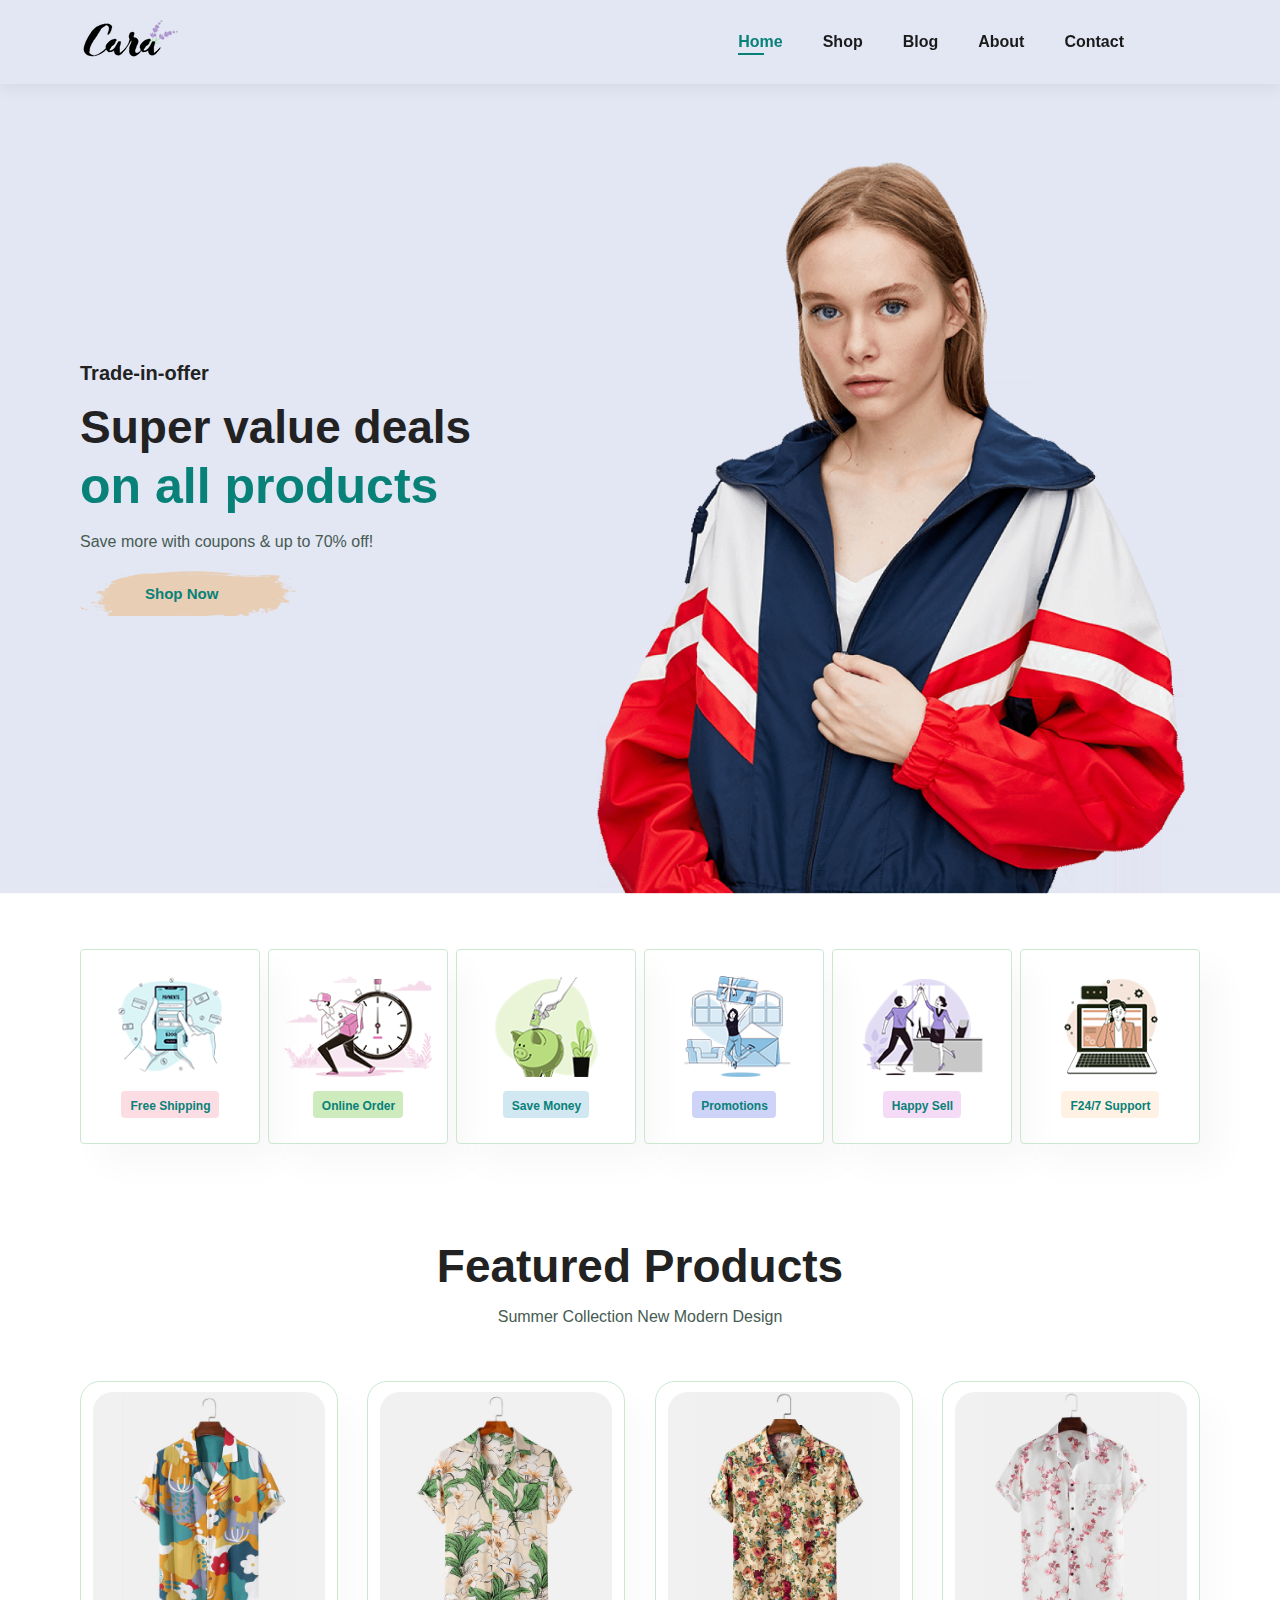
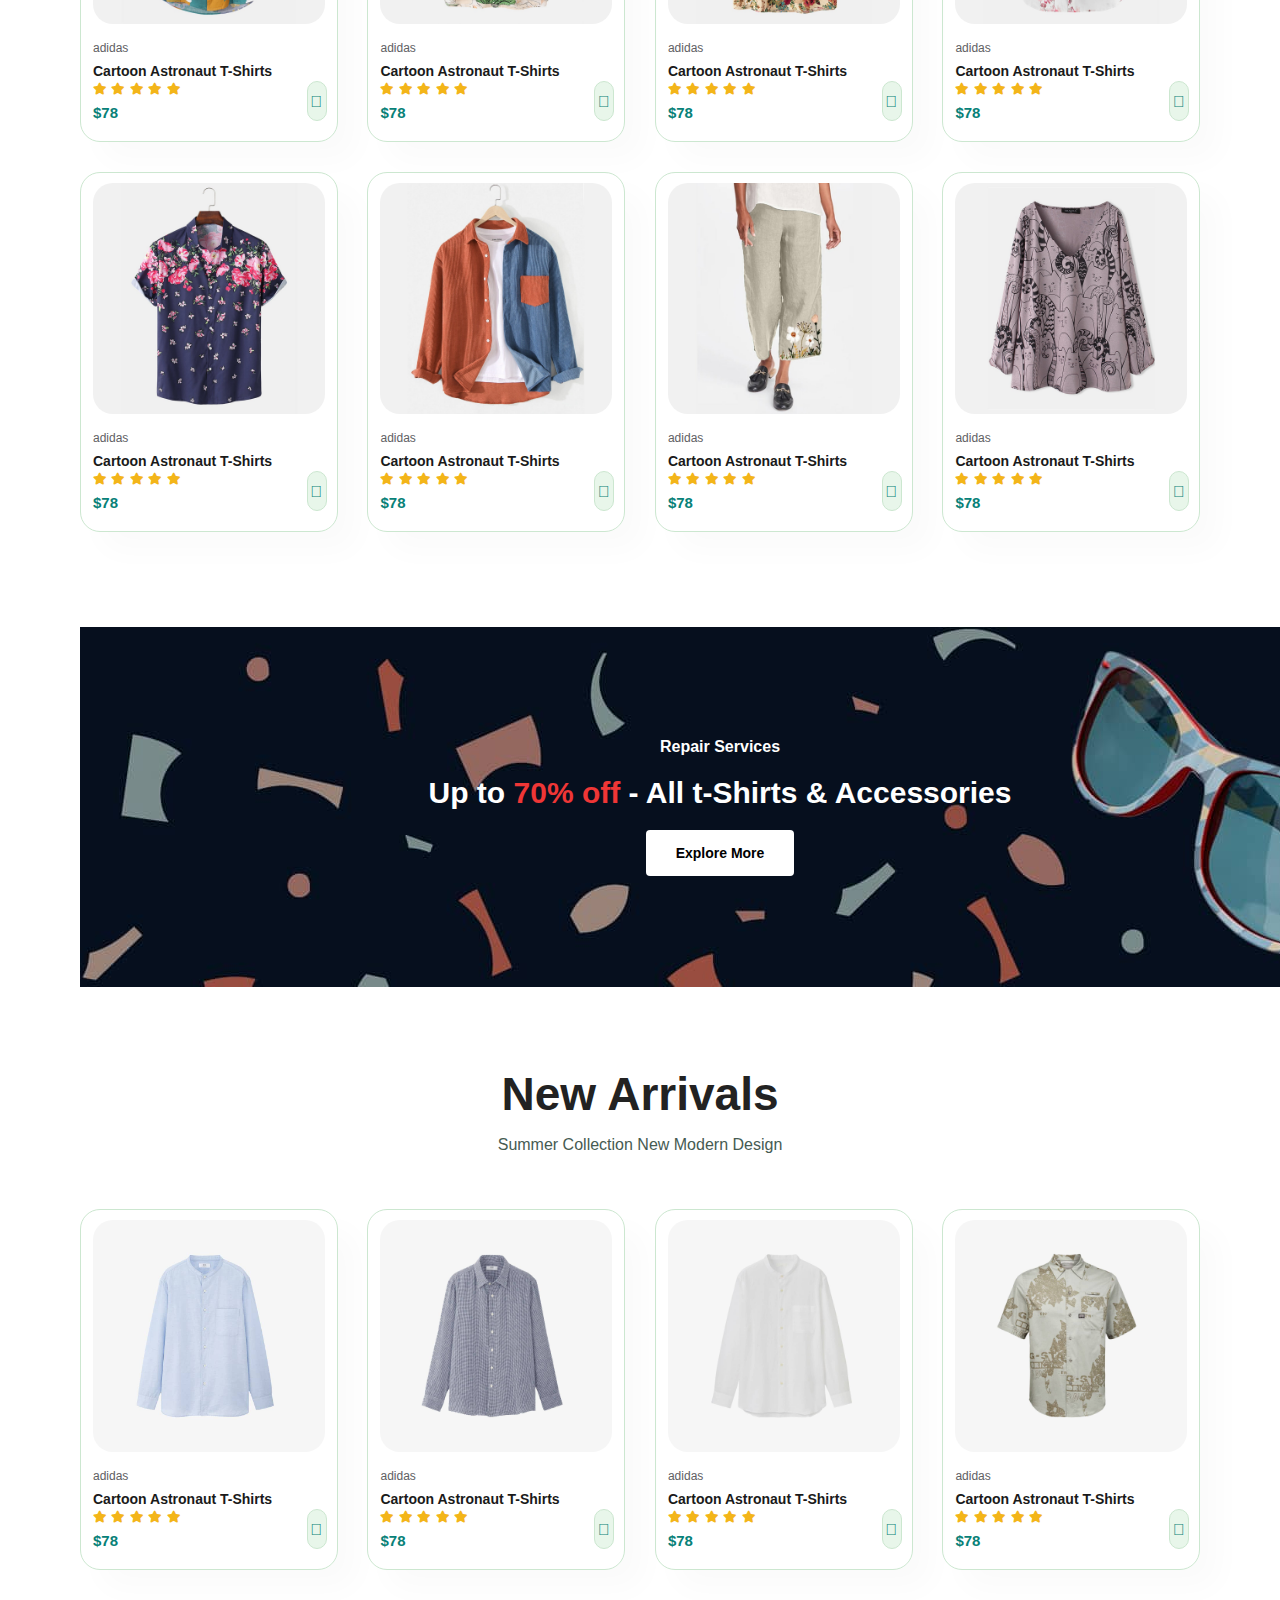
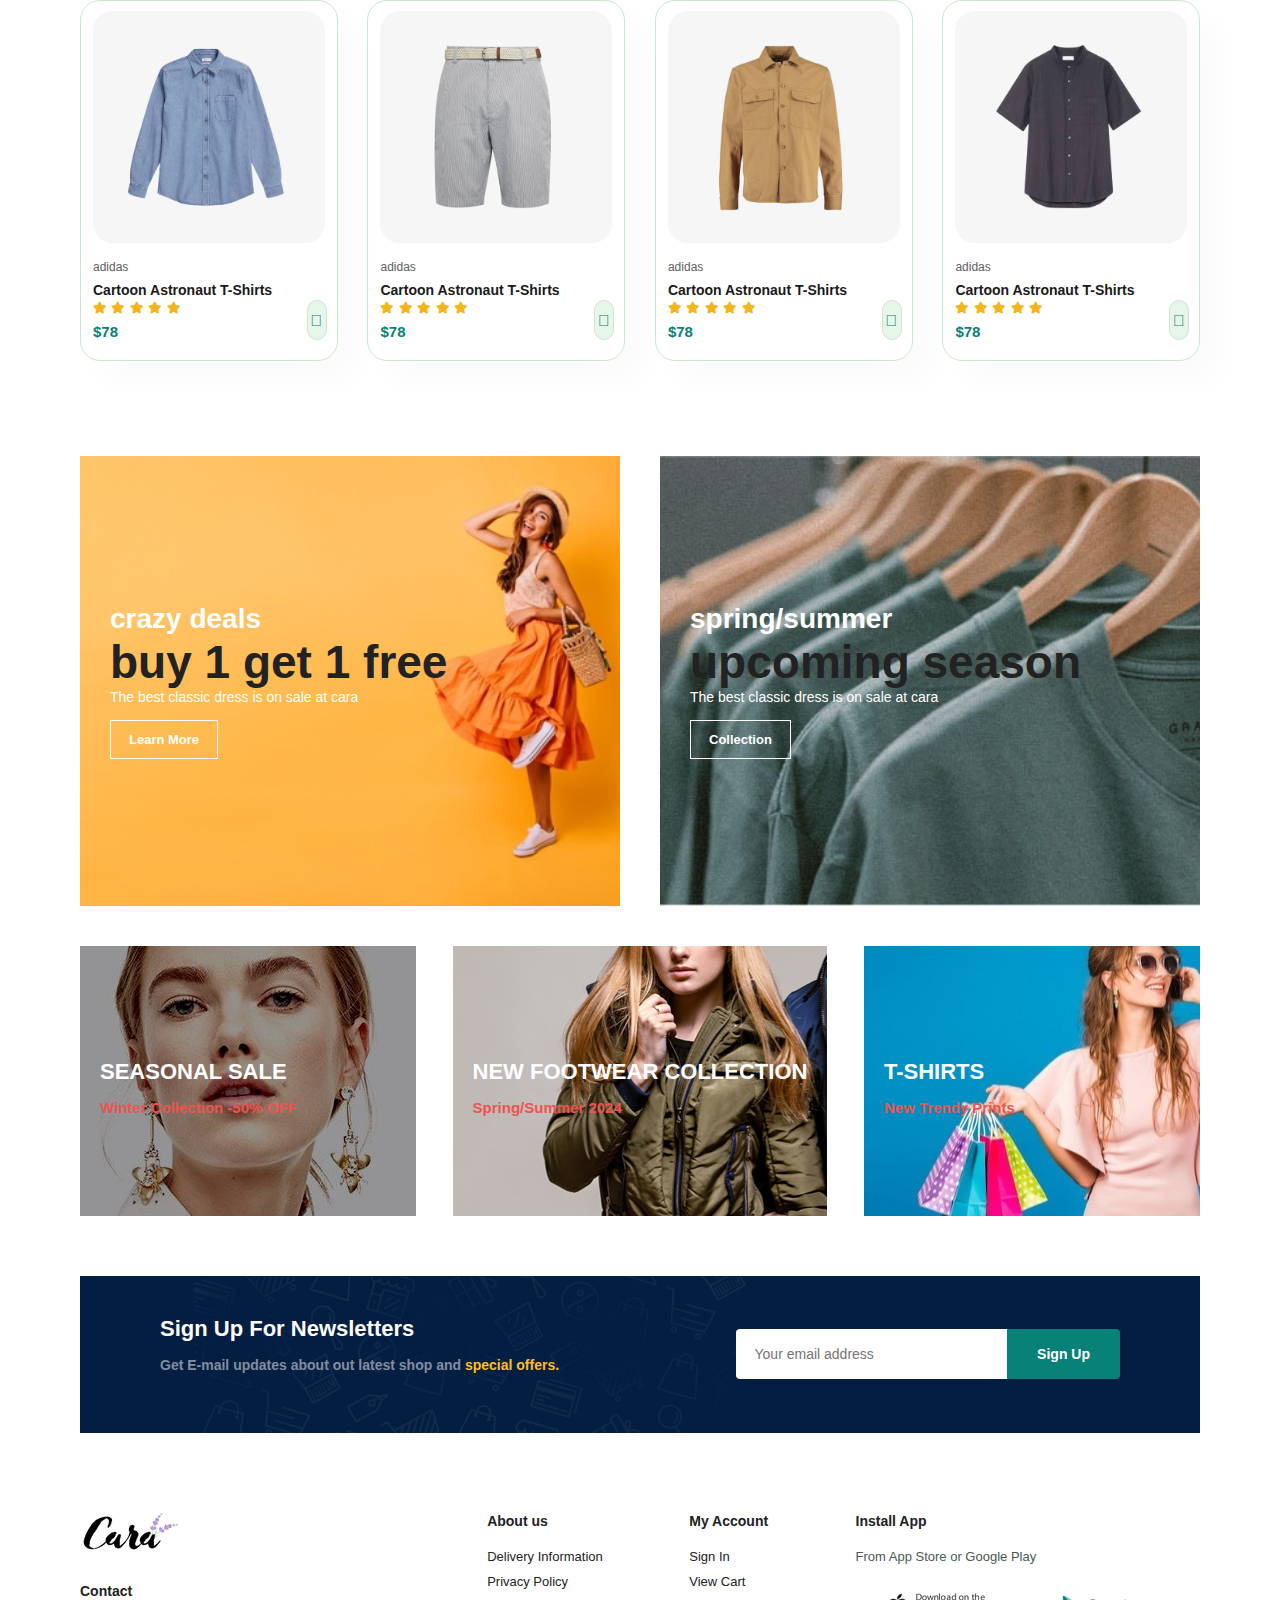
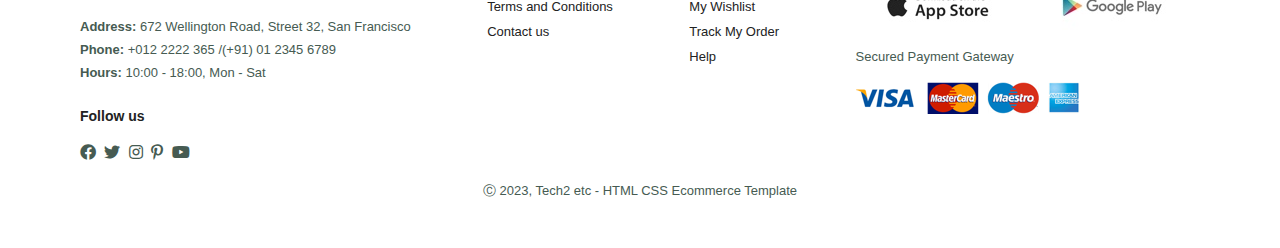
<file: index.html>
<!DOCTYPE html>
<html lang="en">
<head>
    <meta charset="UTF-8">
    <meta http-equiv="X-UA_Compatible" content="IE-edge">
    <meta name="viewport" content="width=device-width, initial-scale=1.0">
    <title>My Ecommerce website</title>
    <link rel="stylesheet" href="https://pro.fontawesome.com/releases/v5.10.0/css/all.css"/>
    
    <link rel="stylesheet" href="style.css">
</head>
<body>
    <section id="header">
        <a href="#"><img src="img/logo.png" class="logo" alt="logo"></a>

        <div>
            <ul id="navbar">
                <li><a class="active" href="index.html">Home</a></li>
                <li><a href="shop.html">Shop</a></li>
                <li><a href="blog.html">Blog</a></li>
                <li><a href="about.html">About</a></li>
                <li><a href="contact.html">Contact</a></li>
                <li id="lg-bag"><a href="cart.html"><i class="far fa-shopping-bag"></i></a></li>
                <a href="#" id="close" ><i class="far fa-times"></i></a>
            </ul>
        </div>
        <div id="mobile">
            <a href="cart.html"><i class="far fa-shopping-bag"></i></a>
            <i id="bar" class="fas fa-outdent"></i>
        </div>
    </section>

    <section id="hero">
        <h4>Trade-in-offer</h4>
        <h2>Super value deals</h2>
        <h1>on all products</h1>
        <p>Save more with coupons & up to 70% off!</p>
        <button>Shop Now</button>
    </section>

    <section id="feature" class="section-p1">
        <div class="fe-box">
            <img src="img/features/f1.png" alt="Free Shipping pic">
            <h6>Free Shipping</h6>
        </div>
        <div class="fe-box">
            <img src="img/features/f2.png" alt="Online Order pic">
            <h6>Online Order</h6>
        </div>
        <div class="fe-box">
            <img src="img/features/f3.png" alt="Save Money pic">
            <h6>Save Money</h6>
        </div>
        <div class="fe-box">
            <img src="img/features/f4.png" alt="Promotions pic">
            <h6>Promotions</h6>
        </div>
        <div class="fe-box">
            <img src="img/features/f5.png" alt="Happy Sell pic">
            <h6>Happy Sell</h6>
        </div>
        <div class="fe-box">
            <img src="img/features/f6.png" alt="F24/7 Support pic">
            <h6>F24/7 Support</h6>
        </div>
    </section>

    <section id="product1" class="section-p1">
        <h2>Featured Products</h2>
        <p>Summer Collection New Modern Design</p>
        <div class="pro-container">
            <div class="pro">
                <img src="img/products/f1.jpg" alt="">
                <div class="des">
                    <span>adidas</span>
                    <h5>Cartoon Astronaut T-Shirts</h5>
                    <div class="star">
                        <i class="fas fa-star"></i>
                        <i class="fas fa-star"></i>
                        <i class="fas fa-star"></i>
                        <i class="fas fa-star"></i>
                        <i class="fas fa-star"></i>
                    </div>
                    <h4>$78</h4>
                </div>
                <a href="#"><i class="fal fa-shopping-cart cart"></i></a>
            </div>
            <div class="pro">
                <img src="img/products/f2.jpg" alt="">
                <div class="des">
                    <span>adidas</span>
                    <h5>Cartoon Astronaut T-Shirts</h5>
                    <div class="star">
                        <i class="fas fa-star"></i>
                        <i class="fas fa-star"></i>
                        <i class="fas fa-star"></i>
                        <i class="fas fa-star"></i>
                        <i class="fas fa-star"></i>
                    </div>
                    <h4>$78</h4>
                </div>
                <a href="#"><i class="fal fa-shopping-cart cart"></i></a>
            </div>
            <div class="pro">
                <img src="img/products/f3.jpg" alt="">
                <div class="des">
                    <span>adidas</span>
                    <h5>Cartoon Astronaut T-Shirts</h5>
                    <div class="star">
                        <i class="fas fa-star"></i>
                        <i class="fas fa-star"></i>
                        <i class="fas fa-star"></i>
                        <i class="fas fa-star"></i>
                        <i class="fas fa-star"></i>
                    </div>
                    <h4>$78</h4>
                </div>
                <a href="#"><i class="fal fa-shopping-cart cart"></i></a>
            </div>
            <div class="pro">
                <img src="img/products/f4.jpg" alt="">
                <div class="des">
                    <span>adidas</span>
                    <h5>Cartoon Astronaut T-Shirts</h5>
                    <div class="star">
                        <i class="fas fa-star"></i>
                        <i class="fas fa-star"></i>
                        <i class="fas fa-star"></i>
                        <i class="fas fa-star"></i>
                        <i class="fas fa-star"></i>
                    </div>
                    <h4>$78</h4>
                </div>
                <a href="#"><i class="fal fa-shopping-cart cart"></i></a>
            </div>
            <div class="pro">
                <img src="img/products/f5.jpg" alt="">
                <div class="des">
                    <span>adidas</span>
                    <h5>Cartoon Astronaut T-Shirts</h5>
                    <div class="star">
                        <i class="fas fa-star"></i>
                        <i class="fas fa-star"></i>
                        <i class="fas fa-star"></i>
                        <i class="fas fa-star"></i>
                        <i class="fas fa-star"></i>
                    </div>
                    <h4>$78</h4>
                </div>
                <a href="#"><i class="fal fa-shopping-cart cart"></i></a>
            </div>
            <div class="pro">
                <img src="img/products/f6.jpg" alt="">
                <div class="des">
                    <span>adidas</span>
                    <h5>Cartoon Astronaut T-Shirts</h5>
                    <div class="star">
                        <i class="fas fa-star"></i>
                        <i class="fas fa-star"></i>
                        <i class="fas fa-star"></i>
                        <i class="fas fa-star"></i>
                        <i class="fas fa-star"></i>
                    </div>
                    <h4>$78</h4>
                </div>
                <a href="#"><i class="fal fa-shopping-cart cart"></i></a>
            </div>
            <div class="pro">
                <img src="img/products/f7.jpg" alt="">
                <div class="des">
                    <span>adidas</span>
                    <h5>Cartoon Astronaut T-Shirts</h5>
                    <div class="star">
                        <i class="fas fa-star"></i>
                        <i class="fas fa-star"></i>
                        <i class="fas fa-star"></i>
                        <i class="fas fa-star"></i>
                        <i class="fas fa-star"></i>
                    </div>
                    <h4>$78</h4>
                </div>
                <a href="#"><i class="fal fa-shopping-cart cart"></i></a>
            </div>
            <div class="pro">
                <img src="img/products/f8.jpg" alt="">
                <div class="des">
                    <span>adidas</span>
                    <h5>Cartoon Astronaut T-Shirts</h5>
                    <div class="star">
                        <i class="fas fa-star"></i>
                        <i class="fas fa-star"></i>
                        <i class="fas fa-star"></i>
                        <i class="fas fa-star"></i>
                        <i class="fas fa-star"></i>
                    </div>
                    <h4>$78</h4>
                </div>
                <a href="#"><i class="fal fa-shopping-cart cart"></i></a>
            </div>
        </div>
    </section>

    <section id="banner" class="section-m1">
        <h4>Repair Services</h4>
        <h2>Up to <span>70% off</span> - All t-Shirts & Accessories</h2>
        <button class="normal">Explore More</button>
    </section>

    <section id="product1" class="section-p1">
        <h2>New Arrivals</h2>
        <p>Summer Collection New Modern Design</p>
        <div class="pro-container">
            <div class="pro">
                <img src="img/products/n1.jpg" alt="">
                <div class="des">
                    <span>adidas</span>
                    <h5>Cartoon Astronaut T-Shirts</h5>
                    <div class="star">
                        <i class="fas fa-star"></i>
                        <i class="fas fa-star"></i>
                        <i class="fas fa-star"></i>
                        <i class="fas fa-star"></i>
                        <i class="fas fa-star"></i>
                    </div>
                    <h4>$78</h4>
                </div>
                <a href="#"><i class="fal fa-shopping-cart cart"></i></a>
            </div>
            <div class="pro">
                <img src="img/products/n2.jpg" alt="">
                <div class="des">
                    <span>adidas</span>
                    <h5>Cartoon Astronaut T-Shirts</h5>
                    <div class="star">
                        <i class="fas fa-star"></i>
                        <i class="fas fa-star"></i>
                        <i class="fas fa-star"></i>
                        <i class="fas fa-star"></i>
                        <i class="fas fa-star"></i>
                    </div>
                    <h4>$78</h4>
                </div>
                <a href="#"><i class="fal fa-shopping-cart cart"></i></a>
            </div>
            <div class="pro">
                <img src="img/products/n3.jpg" alt="">
                <div class="des">
                    <span>adidas</span>
                    <h5>Cartoon Astronaut T-Shirts</h5>
                    <div class="star">
                        <i class="fas fa-star"></i>
                        <i class="fas fa-star"></i>
                        <i class="fas fa-star"></i>
                        <i class="fas fa-star"></i>
                        <i class="fas fa-star"></i>
                    </div>
                    <h4>$78</h4>
                </div>
                <a href="#"><i class="fal fa-shopping-cart cart"></i></a>
            </div>
            <div class="pro">
                <img src="img/products/n4.jpg" alt="">
                <div class="des">
                    <span>adidas</span>
                    <h5>Cartoon Astronaut T-Shirts</h5>
                    <div class="star">
                        <i class="fas fa-star"></i>
                        <i class="fas fa-star"></i>
                        <i class="fas fa-star"></i>
                        <i class="fas fa-star"></i>
                        <i class="fas fa-star"></i>
                    </div>
                    <h4>$78</h4>
                </div>
                <a href="#"><i class="fal fa-shopping-cart cart"></i></a>
            </div>
            <div class="pro">
                <img src="img/products/n5.jpg" alt="">
                <div class="des">
                    <span>adidas</span>
                    <h5>Cartoon Astronaut T-Shirts</h5>
                    <div class="star">
                        <i class="fas fa-star"></i>
                        <i class="fas fa-star"></i>
                        <i class="fas fa-star"></i>
                        <i class="fas fa-star"></i>
                        <i class="fas fa-star"></i>
                    </div>
                    <h4>$78</h4>
                </div>
                <a href="#"><i class="fal fa-shopping-cart cart"></i></a>
            </div>
            <div class="pro">
                <img src="img/products/n6.jpg" alt="">
                <div class="des">
                    <span>adidas</span>
                    <h5>Cartoon Astronaut T-Shirts</h5>
                    <div class="star">
                        <i class="fas fa-star"></i>
                        <i class="fas fa-star"></i>
                        <i class="fas fa-star"></i>
                        <i class="fas fa-star"></i>
                        <i class="fas fa-star"></i>
                    </div>
                    <h4>$78</h4>
                </div>
                <a href="#"><i class="fal fa-shopping-cart cart"></i></a>
            </div>
            <div class="pro">
                <img src="img/products/n7.jpg" alt="">
                <div class="des">
                    <span>adidas</span>
                    <h5>Cartoon Astronaut T-Shirts</h5>
                    <div class="star">
                        <i class="fas fa-star"></i>
                        <i class="fas fa-star"></i>
                        <i class="fas fa-star"></i>
                        <i class="fas fa-star"></i>
                        <i class="fas fa-star"></i>
                    </div>
                    <h4>$78</h4>
                </div>
                <a href="#"><i class="fal fa-shopping-cart cart"></i></a>
            </div>
            <div class="pro">
                <img src="img/products/n8.jpg" alt="">
                <div class="des">
                    <span>adidas</span>
                    <h5>Cartoon Astronaut T-Shirts</h5>
                    <div class="star">
                        <i class="fas fa-star"></i>
                        <i class="fas fa-star"></i>
                        <i class="fas fa-star"></i>
                        <i class="fas fa-star"></i>
                        <i class="fas fa-star"></i>
                    </div>
                    <h4>$78</h4>
                </div>
                <a href="#"><i class="fal fa-shopping-cart cart"></i></a>
            </div>
        </div>
    </section>

    <section id="sm-banner" class="section-p1">
        <div class="banner-box">
            <h4>crazy deals</h4>
            <h2>buy 1 get 1 free</h2>
            <span>The best classic dress is on sale at cara</span>
            <button class="white">Learn More</button>
        </div>
        <div class="banner-box banner-box2">
            <h4>spring/summer</h4>
            <h2>upcoming season</h2>
            <span>The best classic dress is on sale at cara</span>
            <button class="white">Collection</button>
        </div>
    </section>

    <section id="banner3">
        <div class="banner-box">
            <h2>SEASONAL SALE</h2>
            <h3>Winter Collection -50% OFF</h3>
        </div>
        <div class="banner-box banner-box2">
            <h2>NEW FOOTWEAR COLLECTION</h2>
            <h3>Spring/Summer 2024</h3>
        </div>
        <div class="banner-box banner-box3">
            <h2>T-SHIRTS</h2>
            <h3>New Trendy Prints</h3>
        </div>
    </section>

    <Section id="newsletters" class="section-p1 section-m1">
        <div class="newstext">
            <h4>Sign Up For Newsletters</h4>
            <p>Get E-mail updates about out latest shop and <span>special offers.</span></p>
        </div>
        <div class="form">
            <input type="text" placeholder="Your email address">
            <button class="normal">Sign Up</button>
        </div>
    </Section>

    <footer class="section-p1">
        <div class="col">
            <img class="logo" src="img/logo.png" alt="">
            <h4>Contact</h4>
            <p><strong>Address: </strong> 672 Wellington Road, Street 32, San Francisco</p>
            <p><strong>Phone: </strong> +012 2222 365 /(+91) 01 2345 6789</p>
            <p><strong>Hours: </strong> 10:00 - 18:00, Mon - Sat</p>

            <div class="follow">
                <h4>Follow us</h4>
                <div class="icon">
                    <i class="fab fa-facebook"></i>
                    <i class="fab fa-twitter"></i>
                    <i class="fab fa-instagram"></i>
                    <i class="fab fa-pinterest-p"></i>
                    <i class="fab fa-youtube"></i>
                </div>
            </div>
        </div>

        <div class="col">
            <h4>About us</h4>
            <a href="#">Delivery Information</a>
            <a href="#">Privacy Policy</a>
            <a href="#">Terms and Conditions</a>
            <a href="#">Contact us</a>
        </div>

        <div class="col">
            <h4>My Account</h4>
            <a href="#">Sign In</a>
            <a href="#">View Cart</a>
            <a href="#">My Wishlist</a>
            <a href="#">Track My Order</a>
            <a href="#">Help</a>
        </div>

        <div class="col install">
            <h4>Install App</h4>
            <p>From App Store or Google Play</p>
            <div class="row">
                <img src="img/pay/app.jpg" alt="">
                <img src="img/pay/play.jpg" alt="">
            </div>
            <p>Secured Payment Gateway</p>
            <img src="img/pay/pay.png" alt="">
        </div>
        
        <div class="copyright">
            <p>Ⓒ 2023, Tech2 etc - HTML CSS Ecommerce Template</p>
        </div>
    </footer>
    
    <script src="script.js"></script>
</body>
</html>
</file>
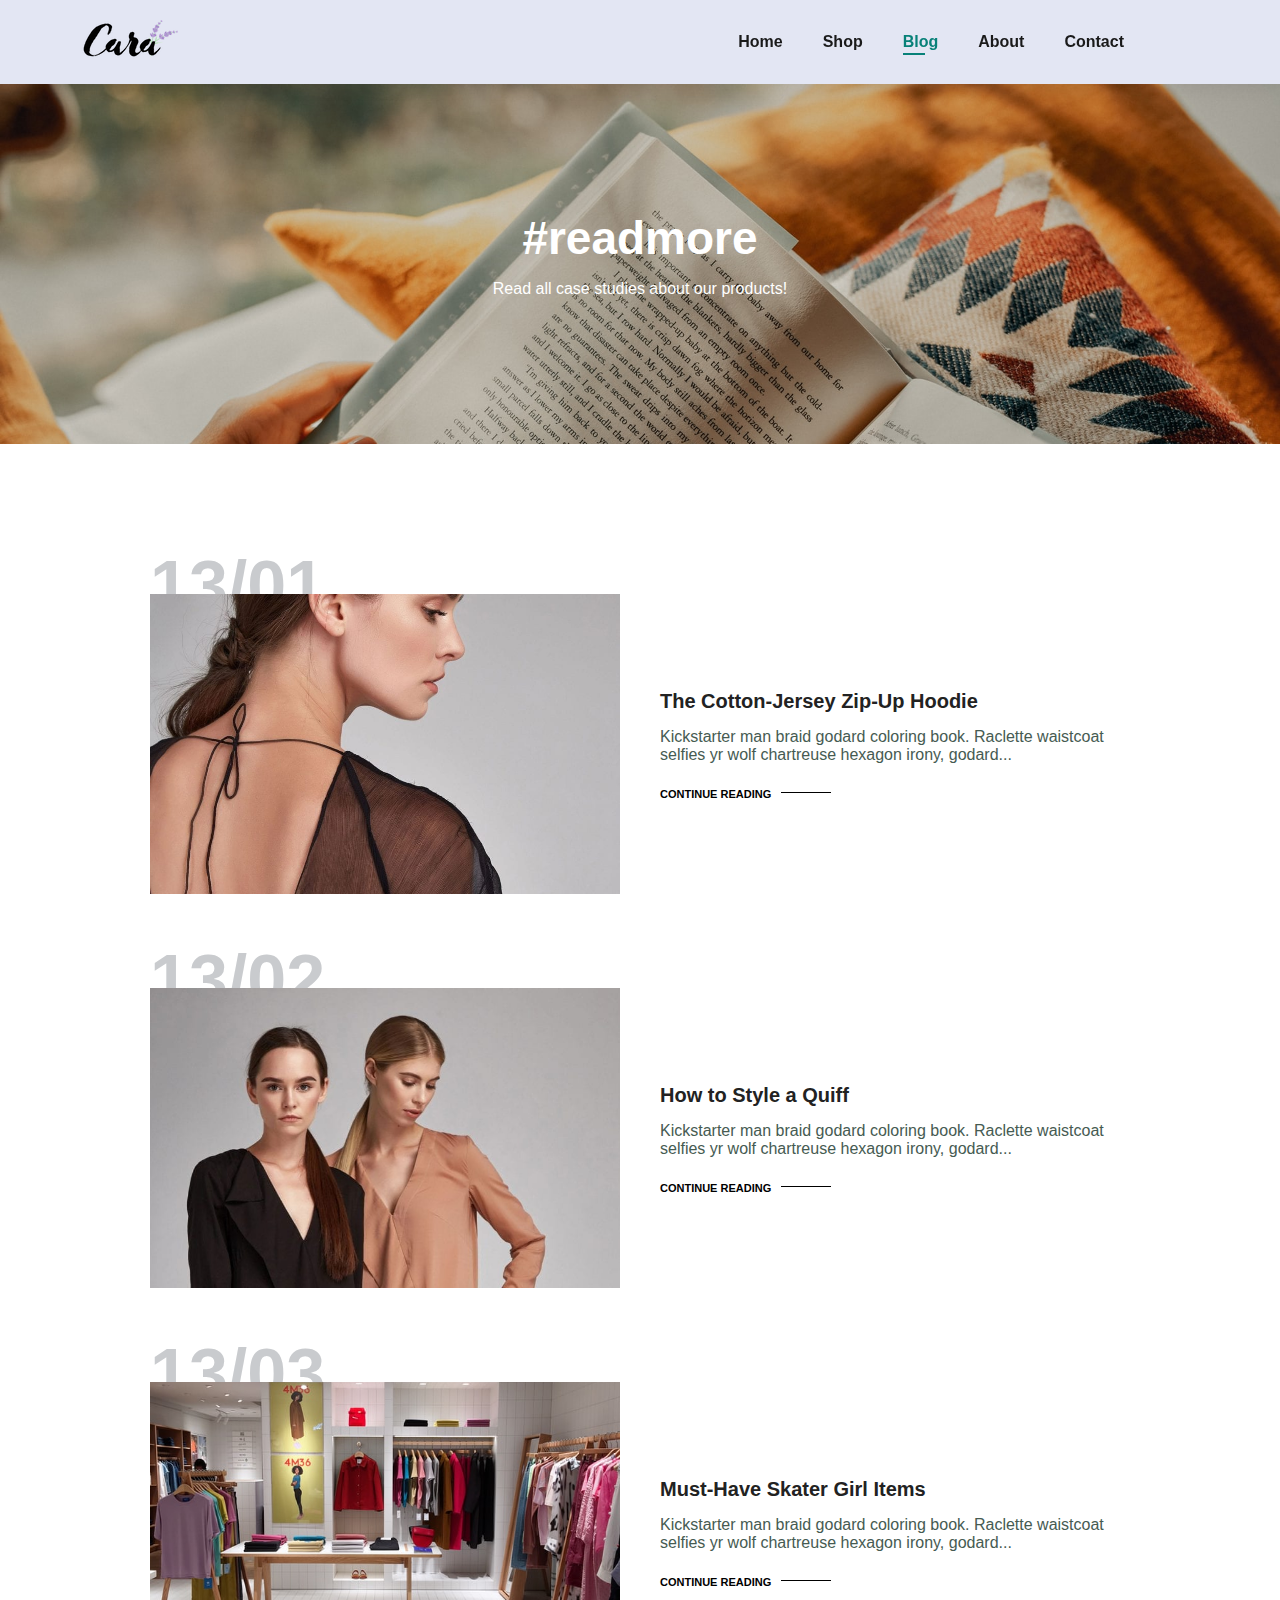
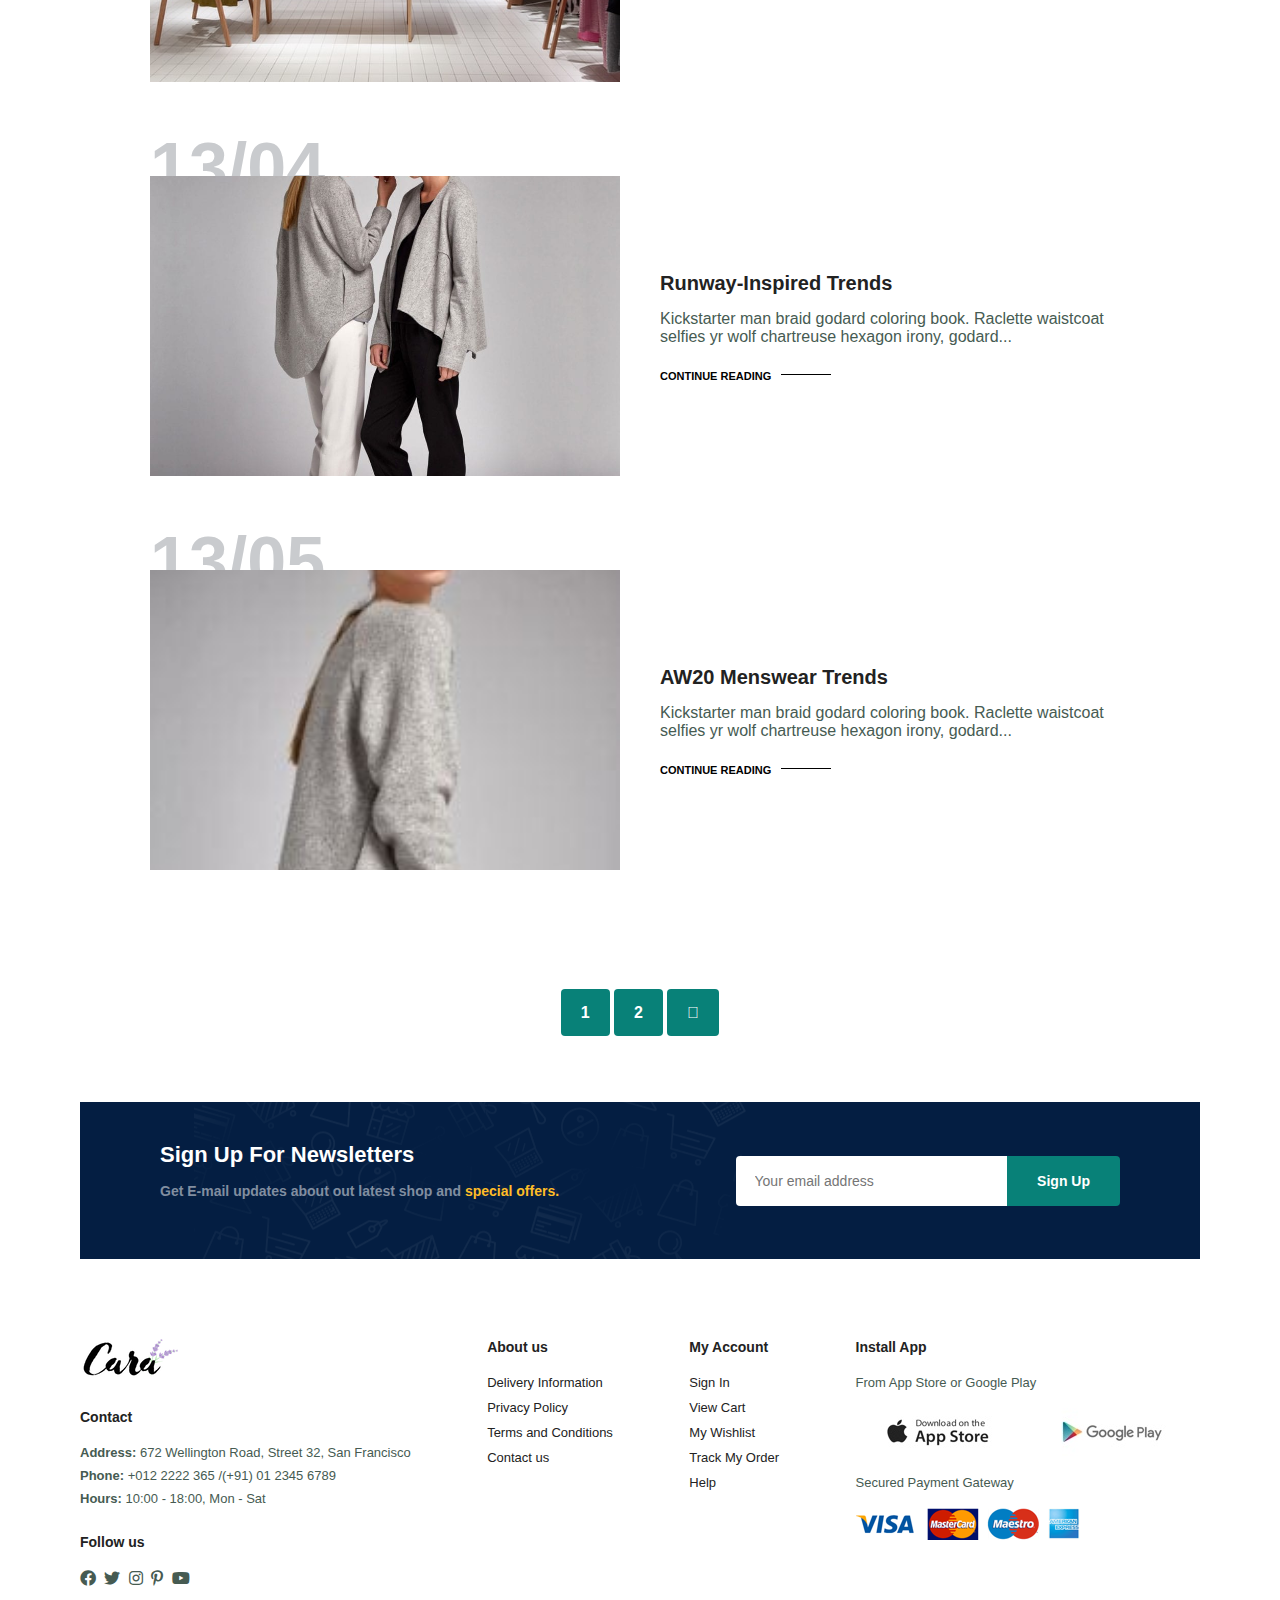
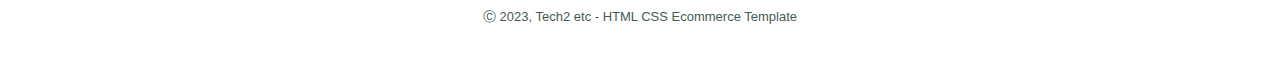
<file: blog.html>
<!DOCTYPE html>
<html lang="en">
<head>
    <meta charset="UTF-8">
    <meta http-equiv="X-UA_Compatible" content="IE-edge">
    <meta name="viewport" content="width=device-width, initial-scale=1.0">
    <title>My Ecommerce website</title>
    <link rel="stylesheet" href="https://pro.fontawesome.com/releases/v5.10.0/css/all.css"/>
    
    <link rel="stylesheet" href="style.css">
</head>
<body>
    <section id="header">
        <a href="#"><img src="img/logo.png" class="logo" alt="logo"></a>

        <div>
            <ul id="navbar">
                <li><a href="index.html">Home</a></li>
                <li><a href="shop.html">Shop</a></li>
                <li><a class="active" href="blog.html">Blog</a></li>
                <li><a href="about.html">About</a></li>
                <li><a href="contact.html">Contact</a></li>
                <li id="lg-bag"><a href="cart.html"><i class="far fa-shopping-bag"></i></a></li>
                <a href="#" id="close" ><i class="far fa-times"></i></a>
            </ul>
        </div>
        <div id="mobile">
            <a href="cart.html"><i class="far fa-shopping-bag"></i></a>
            <i id="bar" class="fas fa-outdent"></i>
        </div>
    </section>

    <section id="page-header" class="blog-header">
        <h2>#readmore</h2>

        <p>Read all case studies about our products!</p>
    </section>

    <section id="blog">
        <div class="blog-box">
            <div class="blog-img">
                <img src="img/blog/b1.jpg" alt="">
            </div>
            <div class="blog-details">
                <h4>The Cotton-Jersey Zip-Up Hoodie</h4>
                <p>Kickstarter man braid godard coloring book. Raclette
                waistcoat selfies yr wolf chartreuse hexagon irony,
                godard...</p>
                <a href="#">CONTINUE READING</a>
            </div>
            <h1>13/01</h1>
        </div>
        <div class="blog-box">
            <div class="blog-img">
                <img src="img/blog/b2.jpg" alt="">
            </div>
            <div class="blog-details">
                <h4>How to Style a Quiff</h4>
                <p>Kickstarter man braid godard coloring book. Raclette
                waistcoat selfies yr wolf chartreuse hexagon irony,
                godard...</p>
                <a href="#">CONTINUE READING</a>
            </div>
            <h1>13/02</h1>
        </div>
        <div class="blog-box">
            <div class="blog-img">
                <img src="img/blog/b3.jpg" alt="">
            </div>
            <div class="blog-details">
                <h4>Must-Have Skater Girl Items</h4>
                <p>Kickstarter man braid godard coloring book. Raclette
                waistcoat selfies yr wolf chartreuse hexagon irony,
                godard...</p>
                <a href="#">CONTINUE READING</a>
            </div>
            <h1>13/03</h1>
        </div>
        <div class="blog-box">
            <div class="blog-img">
                <img src="img/blog/b4.jpg" alt="">
            </div>
            <div class="blog-details">
                <h4>Runway-Inspired Trends</h4>
                <p>Kickstarter man braid godard coloring book. Raclette
                waistcoat selfies yr wolf chartreuse hexagon irony,
                godard...</p>
                <a href="#">CONTINUE READING</a>
            </div>
            <h1>13/04</h1>
        </div>
        <div class="blog-box">
            <div class="blog-img">
                <img src="img/blog/b5.jpg" alt="">
            </div>
            <div class="blog-details">
                <h4>AW20 Menswear Trends</h4>
                <p>Kickstarter man braid godard coloring book. Raclette
                waistcoat selfies yr wolf chartreuse hexagon irony,
                godard...</p>
                <a href="#">CONTINUE READING</a>
            </div>
            <h1>13/05</h1>
        </div>
    </section>

    <section id="pagination" class="section-p1">
        <a href="#">1</a>
        <a href="#">2</a>
        <a href="#"><i class="fal fa-long-arrow-alt-right"></i></a>
    </section>

    <Section id="newsletters" class="section-p1 section-m1">
        <div class="newstext">
            <h4>Sign Up For Newsletters</h4>
            <p>Get E-mail updates about out latest shop and <span>special offers.</span></p>
        </div>
        <div class="form">
            <input type="text" placeholder="Your email address">
            <button class="normal">Sign Up</button>
        </div>
    </Section>

    <footer class="section-p1">
        <div class="col">
            <img class="logo" src="img/logo.png" alt="">
            <h4>Contact</h4>
            <p><strong>Address: </strong> 672 Wellington Road, Street 32, San Francisco</p>
            <p><strong>Phone: </strong> +012 2222 365 /(+91) 01 2345 6789</p>
            <p><strong>Hours: </strong> 10:00 - 18:00, Mon - Sat</p>

            <div class="follow">
                <h4>Follow us</h4>
                <div class="icon">
                    <i class="fab fa-facebook"></i>
                    <i class="fab fa-twitter"></i>
                    <i class="fab fa-instagram"></i>
                    <i class="fab fa-pinterest-p"></i>
                    <i class="fab fa-youtube"></i>
                </div>
            </div>
        </div>

        <div class="col">
            <h4>About us</h4>
            <a href="#">Delivery Information</a>
            <a href="#">Privacy Policy</a>
            <a href="#">Terms and Conditions</a>
            <a href="#">Contact us</a>
        </div>

        <div class="col">
            <h4>My Account</h4>
            <a href="#">Sign In</a>
            <a href="#">View Cart</a>
            <a href="#">My Wishlist</a>
            <a href="#">Track My Order</a>
            <a href="#">Help</a>
        </div>

        <div class="col install">
            <h4>Install App</h4>
            <p>From App Store or Google Play</p>
            <div class="row">
                <img src="img/pay/app.jpg" alt="">
                <img src="img/pay/play.jpg" alt="">
            </div>
            <p>Secured Payment Gateway</p>
            <img src="img/pay/pay.png" alt="">
        </div>
        
        <div class="copyright">
            <p>Ⓒ 2023, Tech2 etc - HTML CSS Ecommerce Template</p>
        </div>
    </footer>
    
    <script src="script.js"></script>
</body>
</html>
</file>
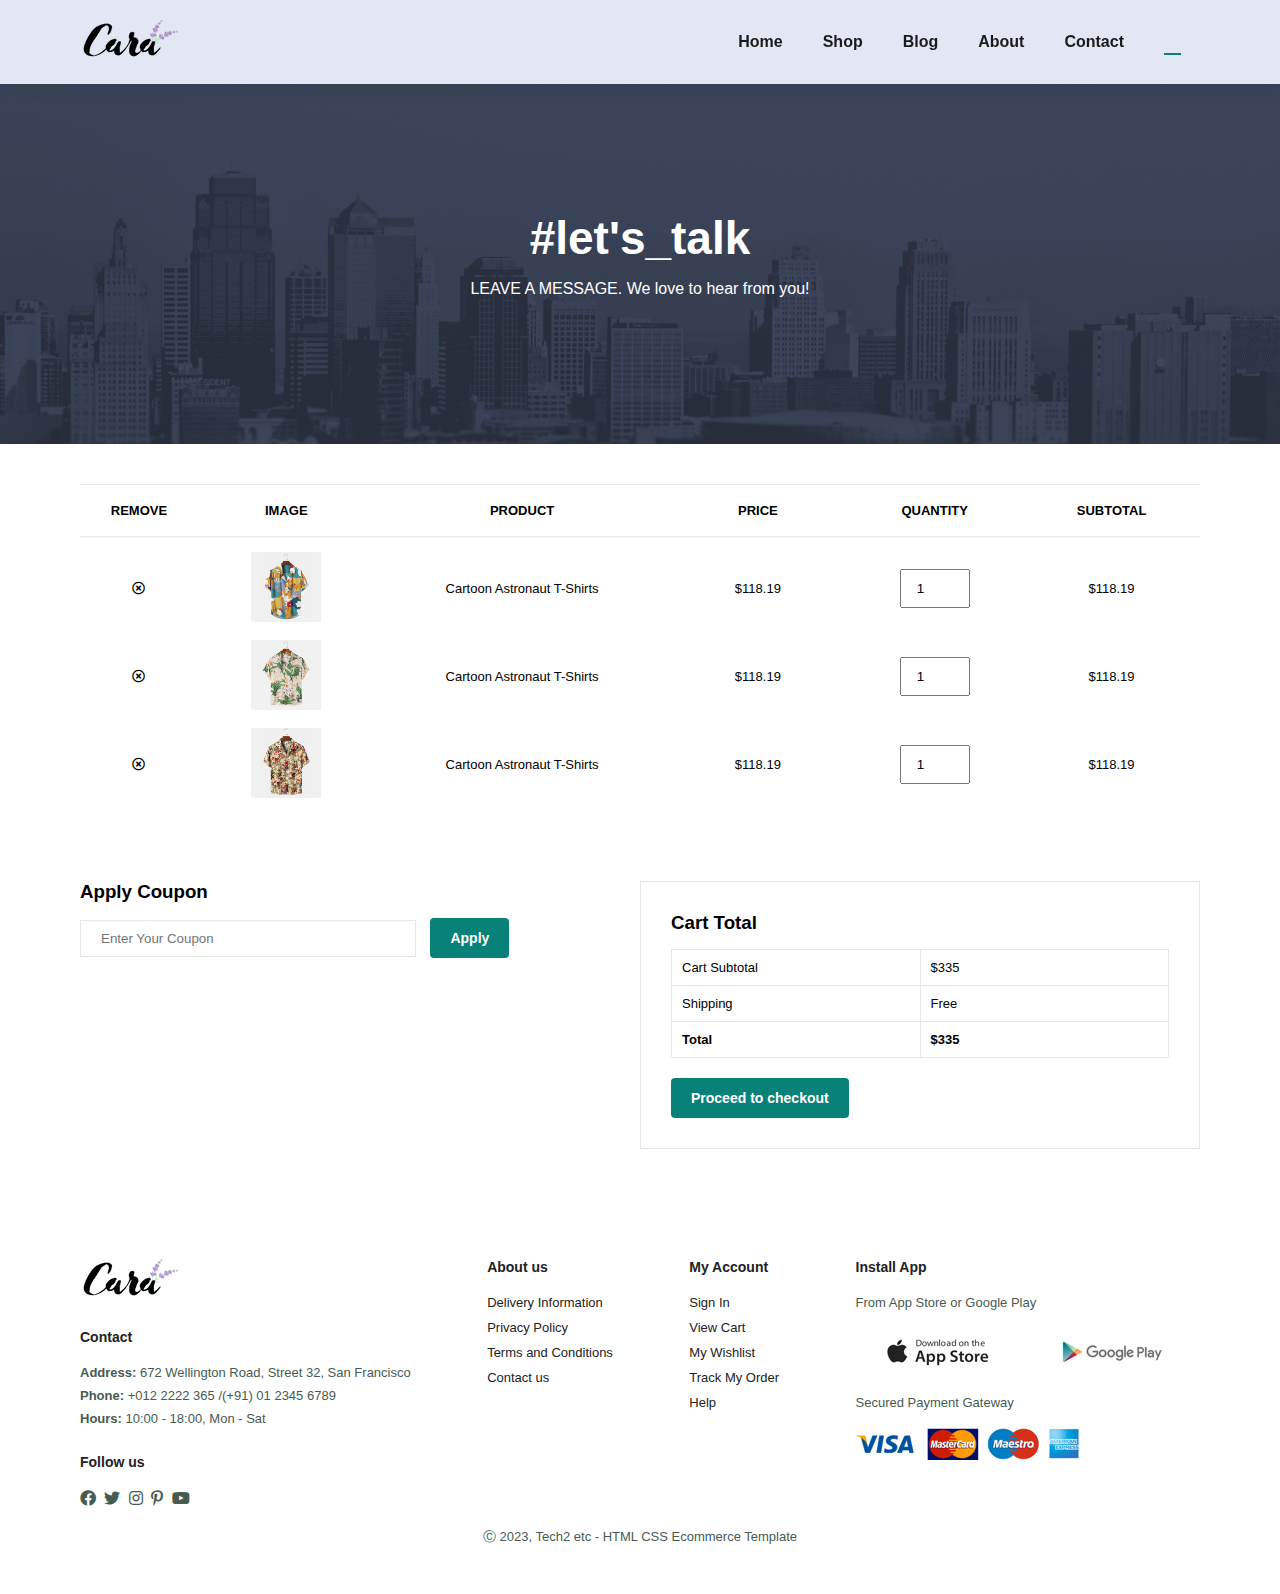
<file: cart.html>
<!DOCTYPE html>
<html lang="en">
<head>
    <meta charset="UTF-8">
    <meta http-equiv="X-UA_Compatible" content="IE-edge">
    <meta name="viewport" content="width=device-width, initial-scale=1.0">
    <title>My Ecommerce website</title>
    <link rel="stylesheet" href="https://pro.fontawesome.com/releases/v5.10.0/css/all.css"/>
    
    <link rel="stylesheet" href="style.css">
</head>
<body>
    <section id="header">
        <a href="#"><img src="img/logo.png" class="logo" alt="logo"></a>

        <div>
            <ul id="navbar">
                <li><a href="index.html">Home</a></li>
                <li><a href="shop.html">Shop</a></li>
                <li><a href="blog.html">Blog</a></li>
                <li><a href="about.html">About</a></li>
                <li><a href="contact.html">Contact</a></li>
                <li id="lg-bag"><a class="active" href="cart.html"><i class="far fa-shopping-bag"></i></a></li>
                <a href="#" id="close" ><i class="far fa-times"></i></a>
            </ul>
        </div>
        <div id="mobile">
            <a href="cart.html"><i class="far fa-shopping-bag"></i></a>
            <i id="bar" class="fas fa-outdent"></i>
        </div>
    </section>

    <section id="page-header" class="about-header">
        <h2>#let's_talk</h2>

        <p>LEAVE A MESSAGE. We love to hear from you!</p>
    </section>

    <section id="cart" class="section-p1">
        <table width="100%">
            <thead>
                <tr>
                    <td>Remove</td>
                    <td>Image</td>
                    <td>Product</td>
                    <td>Price</td>
                    <td>Quantity</td>
                    <td>Subtotal</td>
                </tr>
            </thead>
            <tbody>
                <tr>
                    <td><i class="far fa-times-circle"></i><a href="#"></a></td>
                    <td><img src="img/products/f1.jpg" alt=""></td>
                    <td>Cartoon Astronaut T-Shirts</td>
                    <td>$118.19</td>
                    <td><input type="number" value="1"></td>
                    <td>$118.19</td>
                </tr>
                <tr>
                    <td><i class="far fa-times-circle"></i><a href="#"></a></td>
                    <td><img src="img/products/f2.jpg" alt=""></td>
                    <td>Cartoon Astronaut T-Shirts</td>
                    <td>$118.19</td>
                    <td><input type="number" value="1"></td>
                    <td>$118.19</td>
                </tr>
                <tr>
                    <td><i class="far fa-times-circle"></i><a href="#"></a></td>
                    <td><img src="img/products/f3.jpg" alt=""></td>
                    <td>Cartoon Astronaut T-Shirts</td>
                    <td>$118.19</td>
                    <td><input type="number" value="1"></td>
                    <td>$118.19</td>
                </tr>
            </tbody>
        </table>
    </section>

    <section id="cart-add" class="section-p1">
        <div id="coupon">
            <h3>Apply Coupon</h3>
            <div>
                <input type=text" placeholder="Enter Your Coupon">
                <button class="normal">Apply</button>
            </div>
        </div>
        <div id="subtotal">
            <h3>Cart Total</h3>
            <table>
                <tr>
                    <td>Cart Subtotal</td>
                    <td>$335</td>
                </tr>
                <tr>
                    <td>Shipping</td>
                    <td>Free</td>
                </tr>
                <tr>
                    <td><strong>Total</strong></td>
                    <td><strong>$335</strong></td>
                </tr>
            </table>
            <button class="normal">Proceed to checkout</button>
        </div>
    </section>

    <footer class="section-p1">
        <div class="col">
            <img class="logo" src="img/logo.png" alt="">
            <h4>Contact</h4>
            <p><strong>Address: </strong> 672 Wellington Road, Street 32, San Francisco</p>
            <p><strong>Phone: </strong> +012 2222 365 /(+91) 01 2345 6789</p>
            <p><strong>Hours: </strong> 10:00 - 18:00, Mon - Sat</p>

            <div class="follow">
                <h4>Follow us</h4>
                <div class="icon">
                    <i class="fab fa-facebook"></i>
                    <i class="fab fa-twitter"></i>
                    <i class="fab fa-instagram"></i>
                    <i class="fab fa-pinterest-p"></i>
                    <i class="fab fa-youtube"></i>
                </div>
            </div>
        </div>

        <div class="col">
            <h4>About us</h4>
            <a href="#">Delivery Information</a>
            <a href="#">Privacy Policy</a>
            <a href="#">Terms and Conditions</a>
            <a href="#">Contact us</a>
        </div>

        <div class="col">
            <h4>My Account</h4>
            <a href="#">Sign In</a>
            <a href="#">View Cart</a>
            <a href="#">My Wishlist</a>
            <a href="#">Track My Order</a>
            <a href="#">Help</a>
        </div>

        <div class="col install">
            <h4>Install App</h4>
            <p>From App Store or Google Play</p>
            <div class="row">
                <img src="img/pay/app.jpg" alt="">
                <img src="img/pay/play.jpg" alt="">
            </div>
            <p>Secured Payment Gateway</p>
            <img src="img/pay/pay.png" alt="">
        </div>
        
        <div class="copyright">
            <p>Ⓒ 2023, Tech2 etc - HTML CSS Ecommerce Template</p>
        </div>
    </footer>
    
    <script src="script.js"></script>
</body>
</html>
</file>
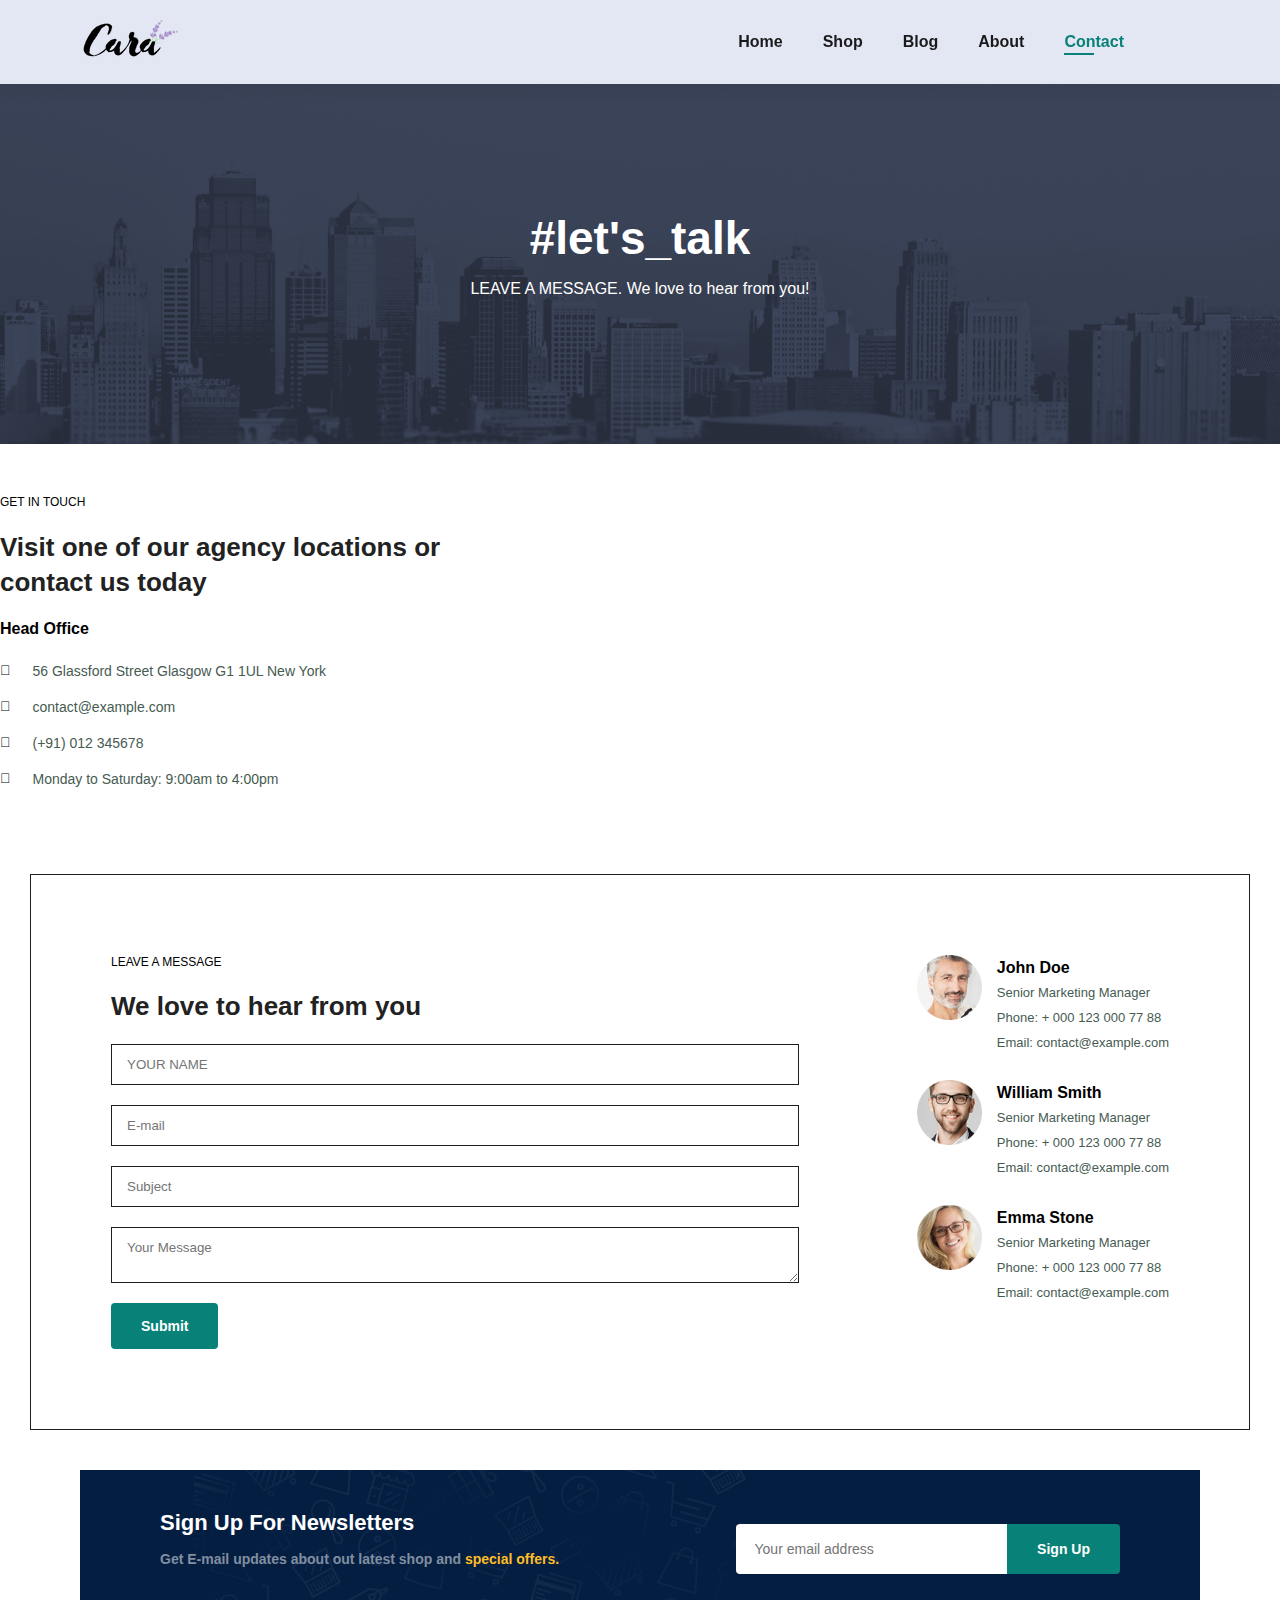
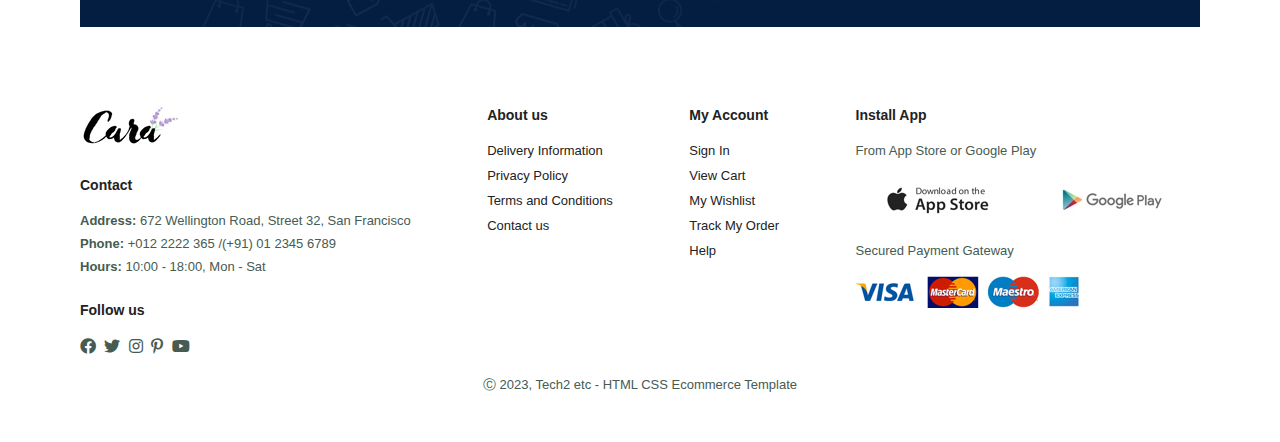
<file: contact.html>
<!DOCTYPE html>
<html lang="en">
<head>
    <meta charset="UTF-8">
    <meta http-equiv="X-UA_Compatible" content="IE-edge">
    <meta name="viewport" content="width=device-width, initial-scale=1.0">
    <title>My Ecommerce website</title>
    <link rel="stylesheet" href="https://pro.fontawesome.com/releases/v5.10.0/css/all.css"/>
    
    <link rel="stylesheet" href="style.css">
</head>
<body>
    <section id="header">
        <a href="#"><img src="img/logo.png" class="logo" alt="logo"></a>

        <div>
            <ul id="navbar">
                <li><a href="index.html">Home</a></li>
                <li><a href="shop.html">Shop</a></li>
                <li><a href="blog.html">Blog</a></li>
                <li><a href="about.html">About</a></li>
                <li><a class="active" href="contact.html">Contact</a></li>
                <li id="lg-bag"><a href="cart.html"><i class="far fa-shopping-bag"></i></a></li>
                <a href="#" id="close" ><i class="far fa-times"></i></a>
            </ul>
        </div>
        <div id="mobile">
            <a href="cart.html"><i class="far fa-shopping-bag"></i></a>
            <i id="bar" class="fas fa-outdent"></i>
        </div>
    </section>

    <section id="page-header" class="about-header">
        <h2>#let's_talk</h2>

        <p>LEAVE A MESSAGE. We love to hear from you!</p>
    </section>

    <section id="contact-details" class="">
        <div class="details">
            <span>GET IN TOUCH</span>
            <h2>Visit one of our agency locations or contact us today</h2>
            <h3>Head Office</h3>
            <div>
                <li>
                    <i class="fal fa-map"></i>
                    <p>56 Glassford Street Glasgow G1 1UL New York</p>
                </li>
                <li>
                    <i class="fal fa-envelope"></i>
                    <p>contact@example.com</p>
                </li>
                <li>
                    <i class="fal fa-phone-alt"></i>
                    <p>(+91) 012 345678</p>
                </li>
                <li>
                    <i class="fal fa-clock"></i>
                    <p>Monday to Saturday: 9:00am to 4:00pm</p>
                </li>
            </div>
        </div>
        <div class="map">
            <iframe src="https://www.google.com/maps/embed?pb=!1m18!1m12!1m3!1d2469.687214909832!2d-1.2545179!3d51.75704289999999!2m3!1f0!2f0!3f0!3m2!1i1024!2i768!4f13.1!3m3!1m2!1s0x4876c6a9ef8c485b%3A0xd2ff1883a001afed!2sUniversity%20of%20Oxford!5e0!3m2!1sen!2sin!4v1720908573335!5m2!1sen!2sin" width="600" height="450" style="border:0;" allowfullscreen="" loading="lazy" referrerpolicy="no-referrer-when-downgrade"></iframe>
        </div>
    </section>

    <section id="form-details">
        <form action="">
            <span>LEAVE A MESSAGE</span>
            <h2>We love to hear from you</h2>
            <input type="text" placeholder="YOUR NAME">
            <input type="text" placeholder="E-mail">
            <input type="text" placeholder="Subject">
            <textarea name="" id="" cols="30" row="10" placeholder="Your Message"></textarea>
            <button class="normal">Submit</button>
        </form>

        <div class="people">
            <div>
                <img src="img/people/1.png">
                <p><span>John Doe</span> Senior Marketing Manager <br> 
                Phone: + 000 123 000 77 88 <br>Email: contact@example.com</p>
            </div>
            <div>
                <img src="img/people/2.png">
                <p><span>William Smith</span> Senior Marketing Manager <br> 
                Phone: + 000 123 000 77 88 <br>Email: contact@example.com</p>
            </div>
            <div>
                <img src="img/people/3.png">
                <p><span>Emma Stone</span> Senior Marketing Manager <br> 
                Phone: + 000 123 000 77 88 <br>Email: contact@example.com</p>
            </div>
        </div>
    </section>

    <Section id="newsletters" class="section-p1 section-m1">
        <div class="newstext">
            <h4>Sign Up For Newsletters</h4>
            <p>Get E-mail updates about out latest shop and <span>special offers.</span></p>
        </div>
        <div class="form">
            <input type="text" placeholder="Your email address">
            <button class="normal">Sign Up</button>
        </div>
    </Section>

    <footer class="section-p1">
        <div class="col">
            <img class="logo" src="img/logo.png" alt="">
            <h4>Contact</h4>
            <p><strong>Address: </strong> 672 Wellington Road, Street 32, San Francisco</p>
            <p><strong>Phone: </strong> +012 2222 365 /(+91) 01 2345 6789</p>
            <p><strong>Hours: </strong> 10:00 - 18:00, Mon - Sat</p>

            <div class="follow">
                <h4>Follow us</h4>
                <div class="icon">
                    <i class="fab fa-facebook"></i>
                    <i class="fab fa-twitter"></i>
                    <i class="fab fa-instagram"></i>
                    <i class="fab fa-pinterest-p"></i>
                    <i class="fab fa-youtube"></i>
                </div>
            </div>
        </div>

        <div class="col">
            <h4>About us</h4>
            <a href="#">Delivery Information</a>
            <a href="#">Privacy Policy</a>
            <a href="#">Terms and Conditions</a>
            <a href="#">Contact us</a>
        </div>

        <div class="col">
            <h4>My Account</h4>
            <a href="#">Sign In</a>
            <a href="#">View Cart</a>
            <a href="#">My Wishlist</a>
            <a href="#">Track My Order</a>
            <a href="#">Help</a>
        </div>

        <div class="col install">
            <h4>Install App</h4>
            <p>From App Store or Google Play</p>
            <div class="row">
                <img src="img/pay/app.jpg" alt="">
                <img src="img/pay/play.jpg" alt="">
            </div>
            <p>Secured Payment Gateway</p>
            <img src="img/pay/pay.png" alt="">
        </div>
        
        <div class="copyright">
            <p>Ⓒ 2023, Tech2 etc - HTML CSS Ecommerce Template</p>
        </div>
    </footer>
    
    <script src="script.js"></script>
</body>
</html>
</file>
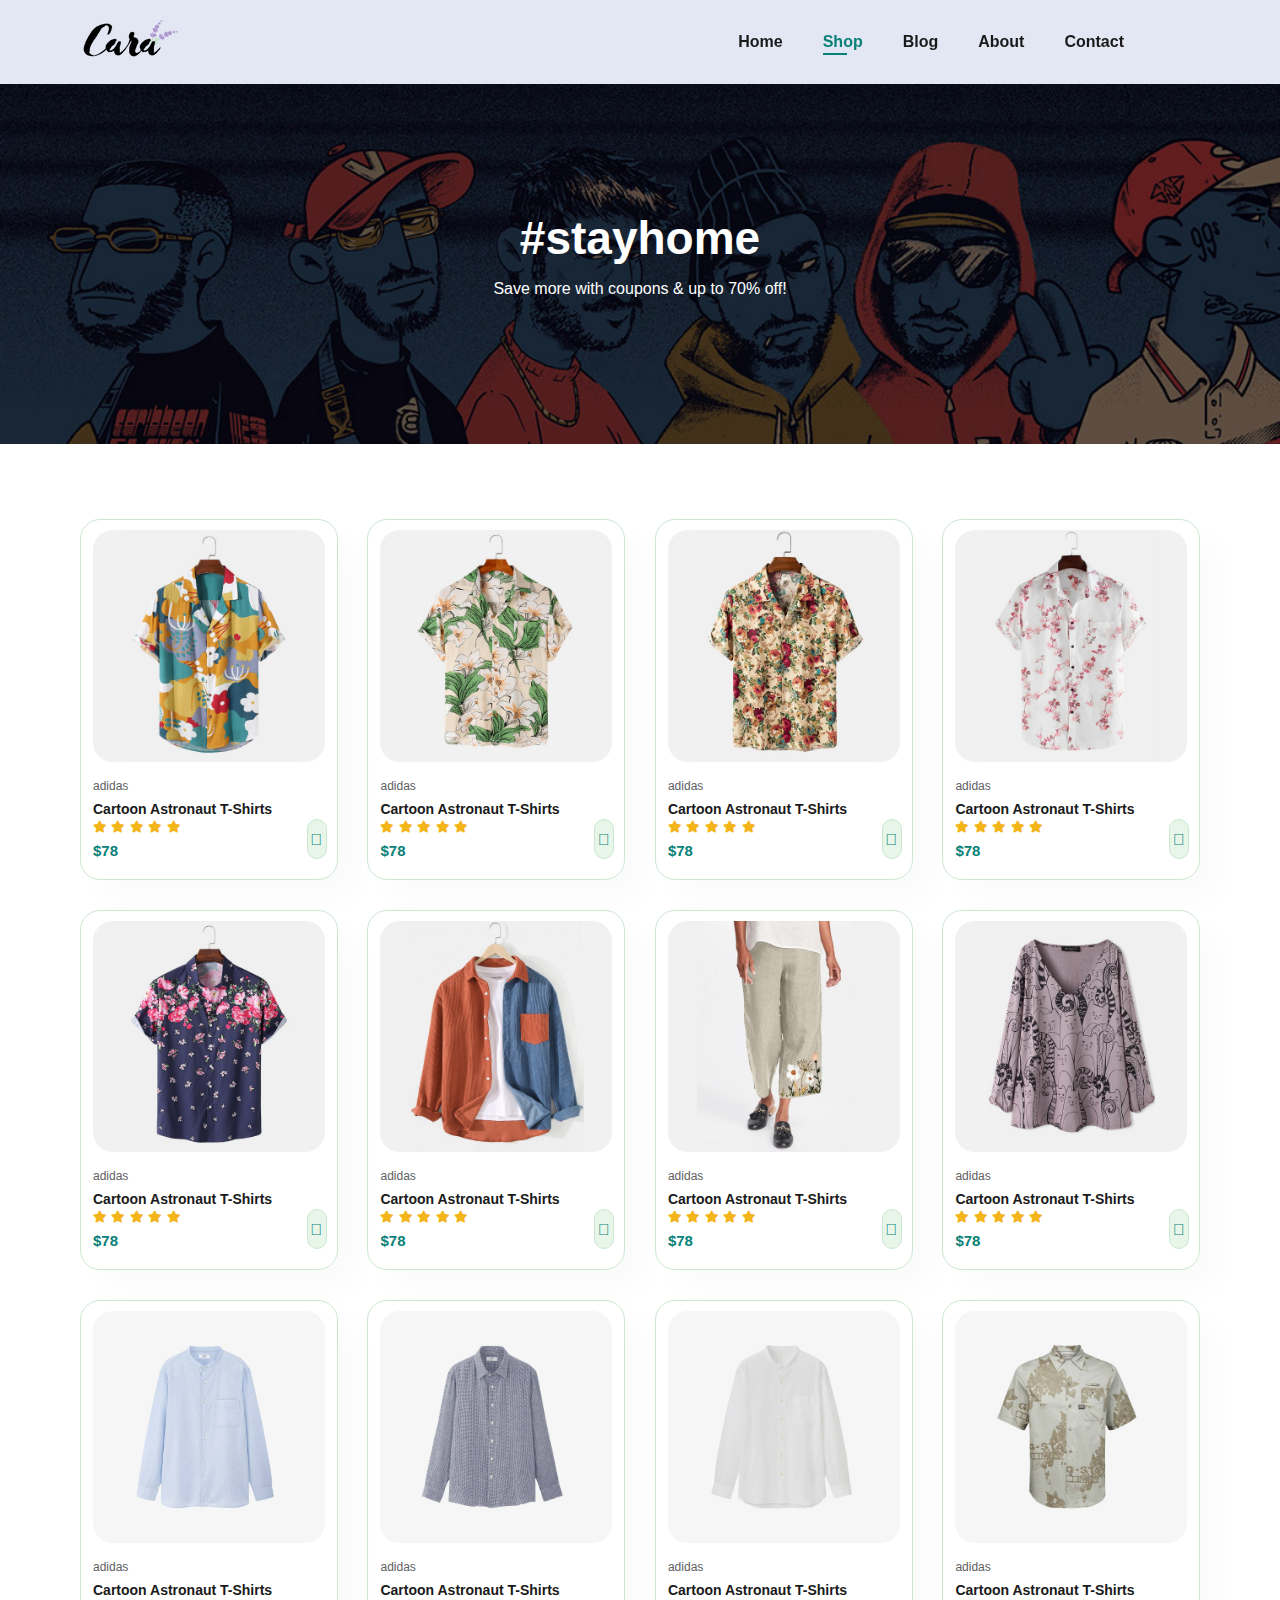
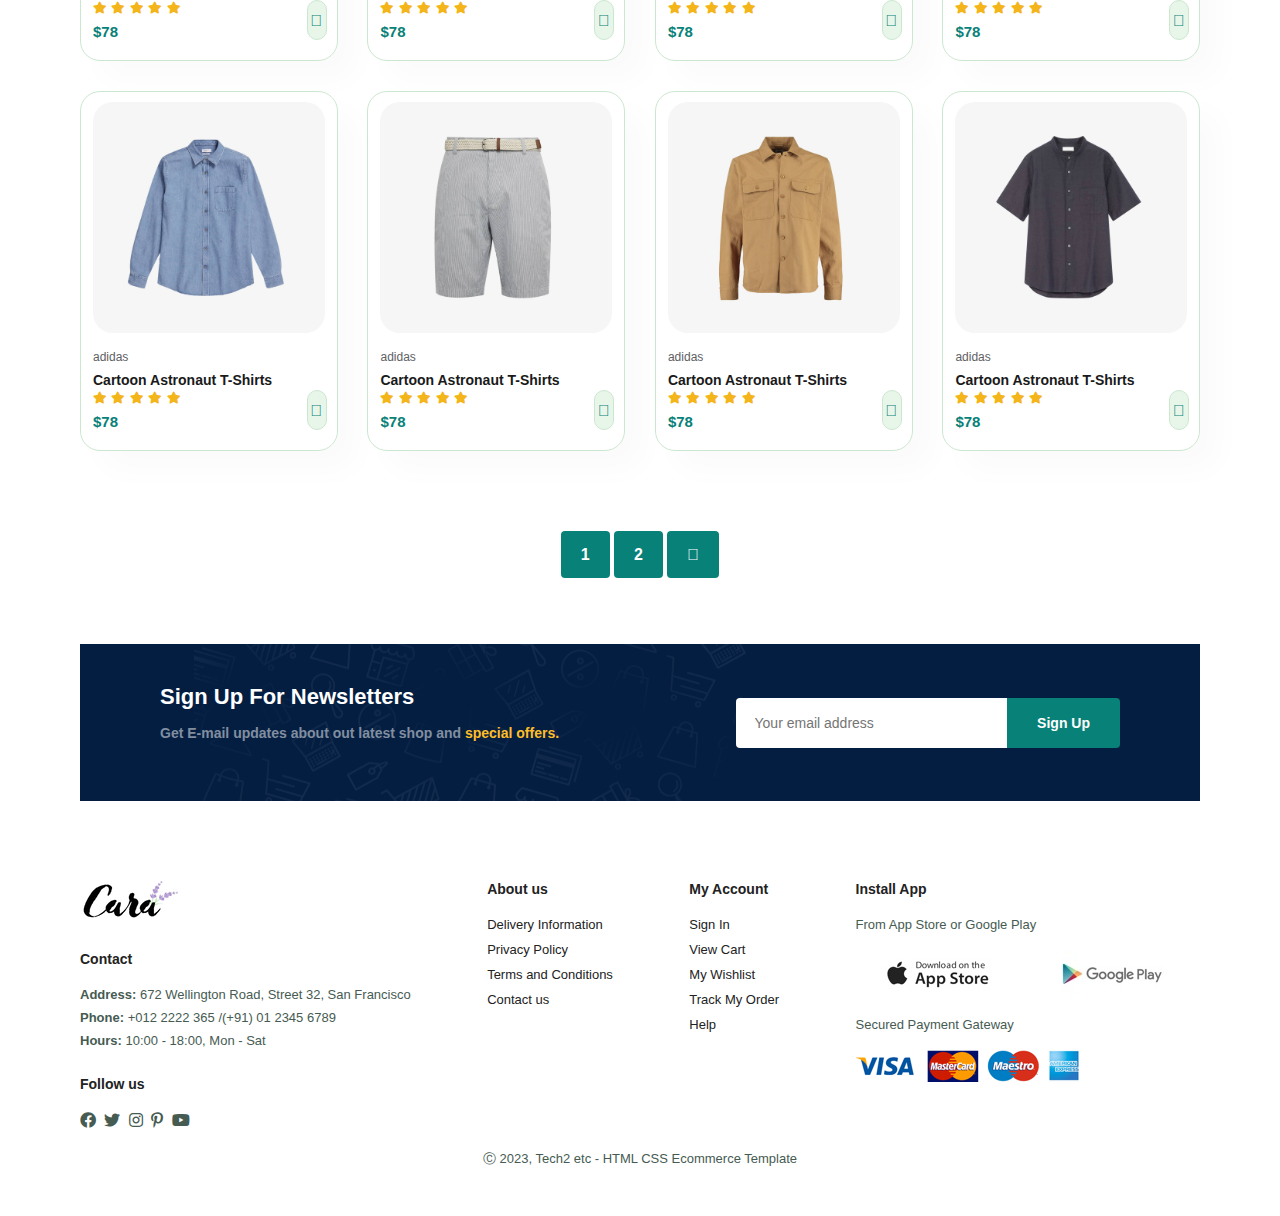
<file: shop.html>
<!DOCTYPE html>
<html lang="en">
<head>
    <meta charset="UTF-8">
    <meta http-equiv="X-UA_Compatible" content="IE-edge">
    <meta name="viewport" content="width=device-width, initial-scale=1.0">
    <title>My Ecommerce website</title>
    <link rel="stylesheet" href="https://pro.fontawesome.com/releases/v5.10.0/css/all.css"/>
    
    <link rel="stylesheet" href="style.css">
</head>
<body>
    <section id="header">
        <a href="#"><img src="img/logo.png" class="logo" alt="logo"></a>

        <div>
            <ul id="navbar">
                <li><a href="index.html">Home</a></li>
                <li><a class="active" href="shop.html">Shop</a></li>
                <li><a href="blog.html">Blog</a></li>
                <li><a href="about.html">About</a></li>
                <li><a href="contact.html">Contact</a></li>
                <li id="lg-bag"><a href="cart.html"><i class="far fa-shopping-bag"></i></a></li>
                <a href="#" id="close" ><i class="far fa-times"></i></a>
            </ul>
        </div>
        <div id="mobile">
            <a href="cart.html"><i class="far fa-shopping-bag"></i></a>
            <i id="bar" class="fas fa-outdent"></i>
        </div>
    </section>

    <section id="page-header">
        <h2>#stayhome</h2>

        <p>Save more with coupons & up to 70% off!</p>
    </section>

    <section id="product1" class="section-p1">
        <div class="pro-container">
            <div class="pro" onclick="window.location.href='sproduct.html';">
                <img src="img/products/f1.jpg" alt="">
                <div class="des">
                    <span>adidas</span>
                    <h5>Cartoon Astronaut T-Shirts</h5>
                    <div class="star">
                        <i class="fas fa-star"></i>
                        <i class="fas fa-star"></i>
                        <i class="fas fa-star"></i>
                        <i class="fas fa-star"></i>
                        <i class="fas fa-star"></i>
                    </div>
                    <h4>$78</h4>
                </div>
                <a href="#"><i class="fal fa-shopping-cart cart"></i></a>
            </div>
            <div class="pro">
                <img src="img/products/f2.jpg" alt="">
                <div class="des">
                    <span>adidas</span>
                    <h5>Cartoon Astronaut T-Shirts</h5>
                    <div class="star">
                        <i class="fas fa-star"></i>
                        <i class="fas fa-star"></i>
                        <i class="fas fa-star"></i>
                        <i class="fas fa-star"></i>
                        <i class="fas fa-star"></i>
                    </div>
                    <h4>$78</h4>
                </div>
                <a href="#"><i class="fal fa-shopping-cart cart"></i></a>
            </div>
            <div class="pro">
                <img src="img/products/f3.jpg" alt="">
                <div class="des">
                    <span>adidas</span>
                    <h5>Cartoon Astronaut T-Shirts</h5>
                    <div class="star">
                        <i class="fas fa-star"></i>
                        <i class="fas fa-star"></i>
                        <i class="fas fa-star"></i>
                        <i class="fas fa-star"></i>
                        <i class="fas fa-star"></i>
                    </div>
                    <h4>$78</h4>
                </div>
                <a href="#"><i class="fal fa-shopping-cart cart"></i></a>
            </div>
            <div class="pro">
                <img src="img/products/f4.jpg" alt="">
                <div class="des">
                    <span>adidas</span>
                    <h5>Cartoon Astronaut T-Shirts</h5>
                    <div class="star">
                        <i class="fas fa-star"></i>
                        <i class="fas fa-star"></i>
                        <i class="fas fa-star"></i>
                        <i class="fas fa-star"></i>
                        <i class="fas fa-star"></i>
                    </div>
                    <h4>$78</h4>
                </div>
                <a href="#"><i class="fal fa-shopping-cart cart"></i></a>
            </div>
            <div class="pro">
                <img src="img/products/f5.jpg" alt="">
                <div class="des">
                    <span>adidas</span>
                    <h5>Cartoon Astronaut T-Shirts</h5>
                    <div class="star">
                        <i class="fas fa-star"></i>
                        <i class="fas fa-star"></i>
                        <i class="fas fa-star"></i>
                        <i class="fas fa-star"></i>
                        <i class="fas fa-star"></i>
                    </div>
                    <h4>$78</h4>
                </div>
                <a href="#"><i class="fal fa-shopping-cart cart"></i></a>
            </div>
            <div class="pro">
                <img src="img/products/f6.jpg" alt="">
                <div class="des">
                    <span>adidas</span>
                    <h5>Cartoon Astronaut T-Shirts</h5>
                    <div class="star">
                        <i class="fas fa-star"></i>
                        <i class="fas fa-star"></i>
                        <i class="fas fa-star"></i>
                        <i class="fas fa-star"></i>
                        <i class="fas fa-star"></i>
                    </div>
                    <h4>$78</h4>
                </div>
                <a href="#"><i class="fal fa-shopping-cart cart"></i></a>
            </div>
            <div class="pro">
                <img src="img/products/f7.jpg" alt="">
                <div class="des">
                    <span>adidas</span>
                    <h5>Cartoon Astronaut T-Shirts</h5>
                    <div class="star">
                        <i class="fas fa-star"></i>
                        <i class="fas fa-star"></i>
                        <i class="fas fa-star"></i>
                        <i class="fas fa-star"></i>
                        <i class="fas fa-star"></i>
                    </div>
                    <h4>$78</h4>
                </div>
                <a href="#"><i class="fal fa-shopping-cart cart"></i></a>
            </div>
            <div class="pro">
                <img src="img/products/f8.jpg" alt="">
                <div class="des">
                    <span>adidas</span>
                    <h5>Cartoon Astronaut T-Shirts</h5>
                    <div class="star">
                        <i class="fas fa-star"></i>
                        <i class="fas fa-star"></i>
                        <i class="fas fa-star"></i>
                        <i class="fas fa-star"></i>
                        <i class="fas fa-star"></i>
                    </div>
                    <h4>$78</h4>
                </div>
                <a href="#"><i class="fal fa-shopping-cart cart"></i></a>
            </div>

            <div class="pro">
                <img src="img/products/n1.jpg" alt="">
                <div class="des">
                    <span>adidas</span>
                    <h5>Cartoon Astronaut T-Shirts</h5>
                    <div class="star">
                        <i class="fas fa-star"></i>
                        <i class="fas fa-star"></i>
                        <i class="fas fa-star"></i>
                        <i class="fas fa-star"></i>
                        <i class="fas fa-star"></i>
                    </div>
                    <h4>$78</h4>
                </div>
                <a href="#"><i class="fal fa-shopping-cart cart"></i></a>
            </div>
            <div class="pro">
                <img src="img/products/n2.jpg" alt="">
                <div class="des">
                    <span>adidas</span>
                    <h5>Cartoon Astronaut T-Shirts</h5>
                    <div class="star">
                        <i class="fas fa-star"></i>
                        <i class="fas fa-star"></i>
                        <i class="fas fa-star"></i>
                        <i class="fas fa-star"></i>
                        <i class="fas fa-star"></i>
                    </div>
                    <h4>$78</h4>
                </div>
                <a href="#"><i class="fal fa-shopping-cart cart"></i></a>
            </div>
            <div class="pro">
                <img src="img/products/n3.jpg" alt="">
                <div class="des">
                    <span>adidas</span>
                    <h5>Cartoon Astronaut T-Shirts</h5>
                    <div class="star">
                        <i class="fas fa-star"></i>
                        <i class="fas fa-star"></i>
                        <i class="fas fa-star"></i>
                        <i class="fas fa-star"></i>
                        <i class="fas fa-star"></i>
                    </div>
                    <h4>$78</h4>
                </div>
                <a href="#"><i class="fal fa-shopping-cart cart"></i></a>
            </div>
            <div class="pro">
                <img src="img/products/n4.jpg" alt="">
                <div class="des">
                    <span>adidas</span>
                    <h5>Cartoon Astronaut T-Shirts</h5>
                    <div class="star">
                        <i class="fas fa-star"></i>
                        <i class="fas fa-star"></i>
                        <i class="fas fa-star"></i>
                        <i class="fas fa-star"></i>
                        <i class="fas fa-star"></i>
                    </div>
                    <h4>$78</h4>
                </div>
                <a href="#"><i class="fal fa-shopping-cart cart"></i></a>
            </div>
            <div class="pro">
                <img src="img/products/n5.jpg" alt="">
                <div class="des">
                    <span>adidas</span>
                    <h5>Cartoon Astronaut T-Shirts</h5>
                    <div class="star">
                        <i class="fas fa-star"></i>
                        <i class="fas fa-star"></i>
                        <i class="fas fa-star"></i>
                        <i class="fas fa-star"></i>
                        <i class="fas fa-star"></i>
                    </div>
                    <h4>$78</h4>
                </div>
                <a href="#"><i class="fal fa-shopping-cart cart"></i></a>
            </div>
            <div class="pro">
                <img src="img/products/n6.jpg" alt="">
                <div class="des">
                    <span>adidas</span>
                    <h5>Cartoon Astronaut T-Shirts</h5>
                    <div class="star">
                        <i class="fas fa-star"></i>
                        <i class="fas fa-star"></i>
                        <i class="fas fa-star"></i>
                        <i class="fas fa-star"></i>
                        <i class="fas fa-star"></i>
                    </div>
                    <h4>$78</h4>
                </div>
                <a href="#"><i class="fal fa-shopping-cart cart"></i></a>
            </div>
            <div class="pro">
                <img src="img/products/n7.jpg" alt="">
                <div class="des">
                    <span>adidas</span>
                    <h5>Cartoon Astronaut T-Shirts</h5>
                    <div class="star">
                        <i class="fas fa-star"></i>
                        <i class="fas fa-star"></i>
                        <i class="fas fa-star"></i>
                        <i class="fas fa-star"></i>
                        <i class="fas fa-star"></i>
                    </div>
                    <h4>$78</h4>
                </div>
                <a href="#"><i class="fal fa-shopping-cart cart"></i></a>
            </div>
            <div class="pro">
                <img src="img/products/n8.jpg" alt="">
                <div class="des">
                    <span>adidas</span>
                    <h5>Cartoon Astronaut T-Shirts</h5>
                    <div class="star">
                        <i class="fas fa-star"></i>
                        <i class="fas fa-star"></i>
                        <i class="fas fa-star"></i>
                        <i class="fas fa-star"></i>
                        <i class="fas fa-star"></i>
                    </div>
                    <h4>$78</h4>
                </div>
                <a href="#"><i class="fal fa-shopping-cart cart"></i></a>
            </div>
        </div>
    </section>

    <section id="pagination" class="section-p1">
        <a href="#">1</a>
        <a href="#">2</a>
        <a href="#"><i class="fal fa-long-arrow-alt-right"></i></a>
    </section>

    <Section id="newsletters" class="section-p1 section-m1">
        <div class="newstext">
            <h4>Sign Up For Newsletters</h4>
            <p>Get E-mail updates about out latest shop and <span>special offers.</span></p>
        </div>
        <div class="form">
            <input type="text" placeholder="Your email address">
            <button class="normal">Sign Up</button>
        </div>
    </Section>

    <footer class="section-p1">
        <div class="col">
            <img class="logo" src="img/logo.png" alt="">
            <h4>Contact</h4>
            <p><strong>Address: </strong> 672 Wellington Road, Street 32, San Francisco</p>
            <p><strong>Phone: </strong> +012 2222 365 /(+91) 01 2345 6789</p>
            <p><strong>Hours: </strong> 10:00 - 18:00, Mon - Sat</p>

            <div class="follow">
                <h4>Follow us</h4>
                <div class="icon">
                    <i class="fab fa-facebook"></i>
                    <i class="fab fa-twitter"></i>
                    <i class="fab fa-instagram"></i>
                    <i class="fab fa-pinterest-p"></i>
                    <i class="fab fa-youtube"></i>
                </div>
            </div>
        </div>

        <div class="col">
            <h4>About us</h4>
            <a href="#">Delivery Information</a>
            <a href="#">Privacy Policy</a>
            <a href="#">Terms and Conditions</a>
            <a href="#">Contact us</a>
        </div>

        <div class="col">
            <h4>My Account</h4>
            <a href="#">Sign In</a>
            <a href="#">View Cart</a>
            <a href="#">My Wishlist</a>
            <a href="#">Track My Order</a>
            <a href="#">Help</a>
        </div>

        <div class="col install">
            <h4>Install App</h4>
            <p>From App Store or Google Play</p>
            <div class="row">
                <img src="img/pay/app.jpg" alt="">
                <img src="img/pay/play.jpg" alt="">
            </div>
            <p>Secured Payment Gateway</p>
            <img src="img/pay/pay.png" alt="">
        </div>
        
        <div class="copyright">
            <p>Ⓒ 2023, Tech2 etc - HTML CSS Ecommerce Template</p>
        </div>
    </footer>
    
    <script src="script.js"></script>
</body>
</html>
</file>
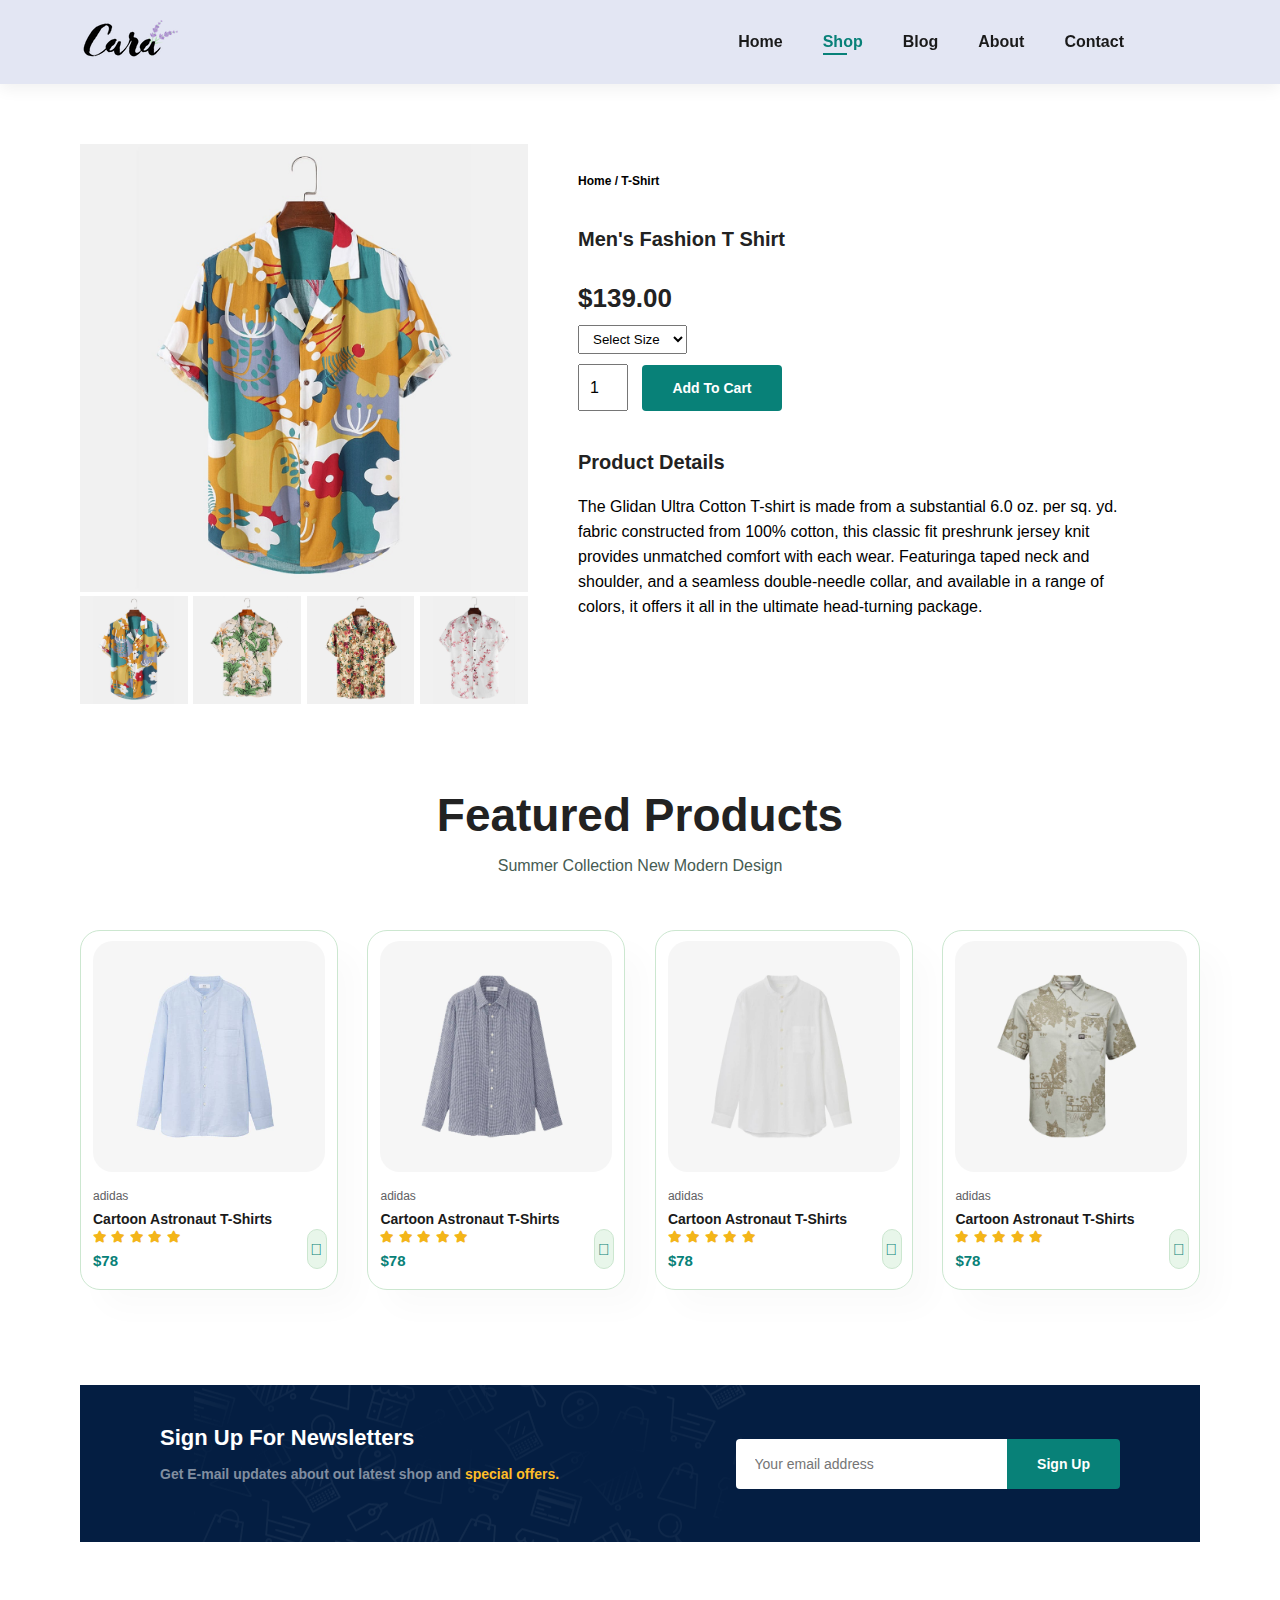
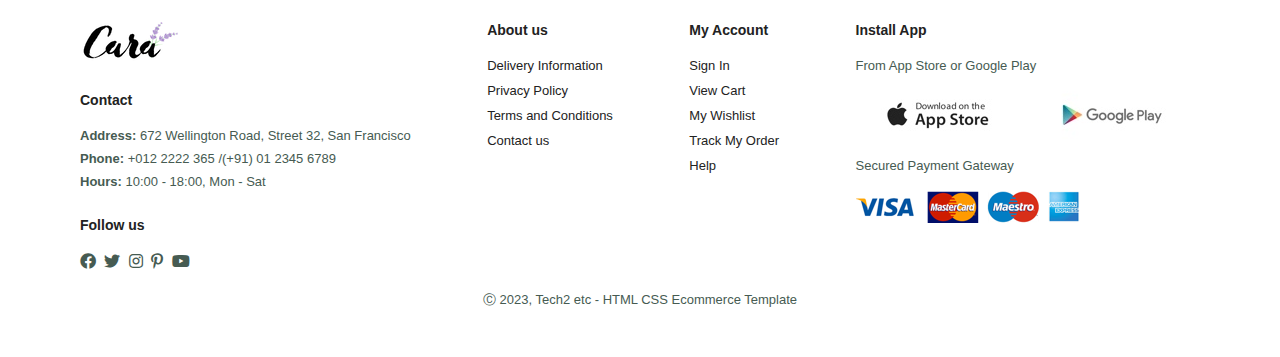
<file: sproduct.html>
<!DOCTYPE html>
<html lang="en">
<head>
    <meta charset="UTF-8">
    <meta http-equiv="X-UA_Compatible" content="IE-edge">
    <meta name="viewport" content="width=device-width, initial-scale=1.0">
    <title>My Ecommerce website</title>
    <link rel="stylesheet" href="https://pro.fontawesome.com/releases/v5.10.0/css/all.css"/>
    
    <link rel="stylesheet" href="style.css">
</head>
<body>
    <section id="header">
        <a href="#"><img src="img/logo.png" class="logo" alt="logo"></a>

        <div>
            <ul id="navbar">
                <li><a href="index.html">Home</a></li>
                <li><a class="active" href="shop.html">Shop</a></li>
                <li><a href="blog.html">Blog</a></li>
                <li><a href="about.html">About</a></li>
                <li><a href="contact.html">Contact</a></li>
                <li id="lg-bag"><a href="cart.html"><i class="far fa-shopping-bag"></i></a></li>
                <a href="#" id="close" ><i class="far fa-times"></i></a>
            </ul>
        </div>
        <div id="mobile">
            <a href="cart.html"><i class="far fa-shopping-bag"></i></a>
            <i id="bar" class="fas fa-outdent"></i>
        </div>
    </section>

    <section id="prodetails" class="section-p1">
        <div class="single-pro-image">
            <img src="img/products/f1.jpg" width="100%" id="MainImg" alt="">

            <div class="small-img-group">
                <div class="small-img-col">
                    <img src="img/products/f1.jpg" width="100%" class="small-img" alt="">
                </div>
                <div class="small-img-col">
                    <img src="img/products/f2.jpg" width="100%" class="small-img" alt="">
                </div> 
                <div class="small-img-col">
                    <img src="img/products/f3.jpg" width="100%" class="small-img" alt="">
                </div> 
                <div class="small-img-col">
                    <img src="img/products/f4.jpg" width="100%" class="small-img" alt="">
                </div>   
            </div>
        </div>

        <div class="single-pro-details">
            <h6>Home / T-Shirt</h6>
            <h4>Men's Fashion T Shirt</h4>
            <h2>$139.00</h2>
            <select>
                <option>Select Size</option>
                <option>XL</option>
                <option>XXL</option>
                <option>Small</option>
                <option>Large</option>
            </select>
            <input type="number" value="1">
            <button class="normal">Add To Cart</button>
            <h4>Product Details</h4>
            <span>The Glidan Ultra Cotton T-shirt is made from a substantial
                6.0 oz. per sq. yd. fabric constructed from 100% cotton, this 
                classic fit preshrunk jersey knit provides unmatched comfort 
                with each wear. Featuringa taped neck and shoulder, and a 
                seamless double-needle collar, and available in a range of 
                colors, it offers it all in the ultimate head-turning package.</span>
        </div>
    </section>

    <section id="product1" class="section-p1">
        <h2>Featured Products</h2>
        <p>Summer Collection New Modern Design</p>
        <div class="pro-container">
            <div class="pro">
                <img src="img/products/n1.jpg" alt="">
                <div class="des">
                    <span>adidas</span>
                    <h5>Cartoon Astronaut T-Shirts</h5>
                    <div class="star">
                        <i class="fas fa-star"></i>
                        <i class="fas fa-star"></i>
                        <i class="fas fa-star"></i>
                        <i class="fas fa-star"></i>
                        <i class="fas fa-star"></i>
                    </div>
                    <h4>$78</h4>
                </div>
                <a href="#"><i class="fal fa-shopping-cart cart"></i></a>
            </div>
            <div class="pro">
                <img src="img/products/n2.jpg" alt="">
                <div class="des">
                    <span>adidas</span>
                    <h5>Cartoon Astronaut T-Shirts</h5>
                    <div class="star">
                        <i class="fas fa-star"></i>
                        <i class="fas fa-star"></i>
                        <i class="fas fa-star"></i>
                        <i class="fas fa-star"></i>
                        <i class="fas fa-star"></i>
                    </div>
                    <h4>$78</h4>
                </div>
                <a href="#"><i class="fal fa-shopping-cart cart"></i></a>
            </div>
            <div class="pro">
                <img src="img/products/n3.jpg" alt="">
                <div class="des">
                    <span>adidas</span>
                    <h5>Cartoon Astronaut T-Shirts</h5>
                    <div class="star">
                        <i class="fas fa-star"></i>
                        <i class="fas fa-star"></i>
                        <i class="fas fa-star"></i>
                        <i class="fas fa-star"></i>
                        <i class="fas fa-star"></i>
                    </div>
                    <h4>$78</h4>
                </div>
                <a href="#"><i class="fal fa-shopping-cart cart"></i></a>
            </div>
            <div class="pro">
                <img src="img/products/n4.jpg" alt="">
                <div class="des">
                    <span>adidas</span>
                    <h5>Cartoon Astronaut T-Shirts</h5>
                    <div class="star">
                        <i class="fas fa-star"></i>
                        <i class="fas fa-star"></i>
                        <i class="fas fa-star"></i>
                        <i class="fas fa-star"></i>
                        <i class="fas fa-star"></i>
                    </div>
                    <h4>$78</h4>
                </div>
                <a href="#"><i class="fal fa-shopping-cart cart"></i></a>
            </div>
        </div>
    </section>

    <Section id="newsletters" class="section-p1 section-m1">
        <div class="newstext">
            <h4>Sign Up For Newsletters</h4>
            <p>Get E-mail updates about out latest shop and <span>special offers.</span></p>
        </div>
        <div class="form">
            <input type="text" placeholder="Your email address">
            <button class="normal">Sign Up</button>
        </div>
    </Section>

    <footer class="section-p1">
        <div class="col">
            <img class="logo" src="img/logo.png" alt="">
            <h4>Contact</h4>
            <p><strong>Address: </strong> 672 Wellington Road, Street 32, San Francisco</p>
            <p><strong>Phone: </strong> +012 2222 365 /(+91) 01 2345 6789</p>
            <p><strong>Hours: </strong> 10:00 - 18:00, Mon - Sat</p>

            <div class="follow">
                <h4>Follow us</h4>
                <div class="icon">
                    <i class="fab fa-facebook"></i>
                    <i class="fab fa-twitter"></i>
                    <i class="fab fa-instagram"></i>
                    <i class="fab fa-pinterest-p"></i>
                    <i class="fab fa-youtube"></i>
                </div>
            </div>
        </div>

        <div class="col">
            <h4>About us</h4>
            <a href="#">Delivery Information</a>
            <a href="#">Privacy Policy</a>
            <a href="#">Terms and Conditions</a>
            <a href="#">Contact us</a>
        </div>

        <div class="col">
            <h4>My Account</h4>
            <a href="#">Sign In</a>
            <a href="#">View Cart</a>
            <a href="#">My Wishlist</a>
            <a href="#">Track My Order</a>
            <a href="#">Help</a>
        </div>

        <div class="col install">
            <h4>Install App</h4>
            <p>From App Store or Google Play</p>
            <div class="row">
                <img src="img/pay/app.jpg" alt="">
                <img src="img/pay/play.jpg" alt="">
            </div>
            <p>Secured Payment Gateway</p>
            <img src="img/pay/pay.png" alt="">
        </div>
        
        <div class="copyright">
            <p>Ⓒ 2023, Tech2 etc - HTML CSS Ecommerce Template</p>
        </div>
    </footer>

    <script>
        var MainImg =  document.getElementById("MainImg");
        var smallimg = document.getElementsByClassName("small-img");

        smallimg[0].onclick = function(){
            MainImg.src = smallimg[0].src;
        }
        smallimg[1].onclick = function(){
            MainImg.src = smallimg[1].src;
        }
        smallimg[2].onclick = function(){
            MainImg.src = smallimg[2].src;
        }
        smallimg[3].onclick = function(){
            MainImg.src = smallimg[3].src;
        }
    </script>
    
    <script src="script.js"></script>
</body>
</html>
</file>
<file: style.css>
@import url();
* {
    margin: 0;
    padding: 0;
    box-sizing: border-box;
    font-family: 'Spartan', sans-serif;
}

h1 {
    font-size: 50px;
    line-height: 64px;
    color: #222;
}

h2 {
    font-size: 46px;
    line-height: 54px;
    color: #222;
}

h4 {
    font-size: 20px;
    color: #222;
}
 
h6 {
    font-weight: 700;
    font-size: 12px;
}

p {
    font-size: 16px;
    color: #465b52;
    margin: 15px 0 20px 0;
}

.section-p1 {
    padding: 40px 80px;
}

.section-m1 {
    margin: 40px 80px;
}

button.normal{
    font-size: 14px;
    font-weight: 600;
    padding: 15px 30px;
    color: #000;
    background-color: #fff;
    border-radius: 4px;
    cursor: pointer;
    border: none;
    outline: none;
    transition: 0.2s;
}

button.white{
    font-size: 13px;
    font-weight: 600;
    padding: 11px 18px;
    color: #fff;
    background-color: transparent;
    cursor: pointer;
    border: 1px solid #fff;
    outline: none;
    transition: 0.2s;
}

/* Header starter */

#header {
    display: flex;
    align-items: center;
    justify-content: space-between;
    padding: 20px 80px;
    background: #E3E6F3;
    box-shadow: 0 5px 15px rgba(0, 0, 0, 0.06);
    z-index: 999;
    position: sticky;
    top: 0;
    left: 0;
}

#navbar {
    display: flex;
    align-items: center;
    justify-content: center;
}

#navbar li{
    list-style: none;
    padding: 0 20px;
    position: relative;
}

#navbar li a{
    text-decoration: none;
    font-size: 16px;
    font-weight: 600;
    color: #1a1a1a;
    transition: 0.3s ease;
}

#navbar li a:hover,
#navbar li a.active{
    color: #088178;
}

#navbar li a.active::after,
#navbar li a:hover::after{
    content: "";
    width: 30%;
    height: 2px;
    background-color: #088178;
    position: absolute;
    bottom: -4px;
    left: 20px;
}

#mobile{
    display: none;
    align-items: center;
}

#close{
    display: none;
}

/*Home Page */
#hero {
    background-image: url("img/hero4.png");
    height: 90vh;
    width: 100%;
    background-size: cover;
    background-position: top 25% right 0;
    padding: 0 80px;
    display: flex;
    flex-direction: column;
    align-items: flex-start;
    justify-content: center;
}

#hero h4 {
    padding-bottom: 15px;
}
#hero h1 {
    color: #088178;
}
#hero button {
    background-image: url("img/button.png");
    background-color: transparent;
    color: #088178;
    border: 0;
    padding: 14px 80px 14px 65px;
    background-repeat: no-repeat;
    cursor: pointer;
    font-weight: 700;
    font-size: 15px;
}

#feature {
    display: flex;
    align-items: center;
    justify-content: space-between;
    flex-wrap: wrap;
}

#feature .fe-box{
    width: 180px;
    text-align: center;
    padding: 25px 15px;
    box-shadow: 20px 20px 34px rgba(0, 0, 0, 0.03);
    border: 1px solid #cce7d0;
    border-radius: 4px;
    margin: 15px 0;
}

#feature .fe-box:hover {
    box-shadow: 10px 10px 54px rgba(70, 62, 221, 0.1);
}

#feature .fe-box img {
    width: 100%;
    margin-bottom: 10px;
}

#feature .fe-box h6{
    display: inline-block;
    padding: 9px 8px 6px 9px;
    line-height: 1;
    border-radius: 4px;
    color: #088178;
    background-color: #fddde4;
}

#feature .fe-box:nth-child(2) h6{
    background-color: #cdebbc;
}

#feature .fe-box:nth-child(3) h6{
    background-color: #d1e8f2;
}

#feature .fe-box:nth-child(4) h6{
    background-color: #cdd4f8;
}

#feature .fe-box:nth-child(5) h6{
    background-color: #f6dbf6;
}

#feature .fe-box:nth-child(6) h6{
    background-color: #fff2e5;
}

#product1{
    text-align: center;   
}

#product1 .pro-container{
    display: flex;
    justify-content: space-between;
    padding-top: 20px;
    flex-wrap: wrap;
}

#product1 .pro{
    width: 23%;
    min-width: 250px;
    padding: 10px 12px;
    border: 1px solid #cce7d0;
    border-radius: 20px;
    cursor: pointer;
    box-shadow: 20px 20px 30px rgba(0, 0, 0, 0.02);
    margin: 15px 0;
    transition: 0.02s ease;
    position: relative;
}

#product1 .pro:hover {
    box-shadow: 20px 20px 30px rgba(0, 0, 0, 0.06);
}

#product1 .pro img {
    width: 100%;
    border-radius: 20px;
}

#product1 .pro .des {
    text-align: start;
    padding: 10px 0;
}

#product1 .pro .des span {
    color: #606063;
    font-size: 12px;
}

#product1 .pro .des h5 {
    padding-top: 7px;
    color: #1a1a1a;
    font-size: 14px;
}

#product1 .pro .des i{
    font-size: 12px;
    color: rgb(243, 181, 25);
}

#product1 .pro .des h4{
    padding-top: 7px;
    font-size: 15px;
    font-weight: 700;
    color: #088178;
}

#product1 .pro .cart{
    width: 20px;
    height: 40px;
    line-height: 40px;
    border-radius: 50px;
    background-color: #e8f6ea;
    font-weight: 500;
    color: #088178;
    border: 1px solid #cce7d0;
    position: absolute;
    bottom: 20px;
    right: 10px;
}

#banner{
    display: flex;
    flex-direction: column;
    justify-content: center;
    align-items: center;
    text-align: center;
    background-image: url("img/banner/b2.jpg");
    width: 100%;
    height: 40vh;
    background-color: cover;
    background-position: center;
}

#banner h4{
    color: #fff;
    font-size: 16px;
}

#banner h2{
    color: #fff;
    font-size: 30px;
    padding: 10px 0;

}

#banner h2 span{
    color: #ef3636;
}

#banner button:hover{
    background-color: #088178;
    color: #fff;
}

#sm-banner{
    display: flex;
    justify-content: space-between;
    flex-wrap: wrap;
}

#sm-banner .banner-box{
    display: flex;
    flex-direction: column;
    justify-content: center;
    align-items: flex-start;
    background-image: url("img/banner/b17.jpg");
    min-width: 540px ;
    height: 50vh;
    background-size: cover;
    background-position: center;
    padding: 30px;
}

#sm-banner .banner-box2{
    background-image: url("img/banner/b10.jpg");
}

#sm-banner h4{
    color: #fff;
    font-size: 20px;
    font-weight: 300;
}

#sm-banner h4{
    color: #fff;
    font-size: 28px;
    font-weight: 800;
}

#sm-banner span{
    color: #fff;
    font-size: 14px;
    font-weight: 500;
    padding-bottom: 15px;
}

#sm-banner .banner-box:hover button{
    background: #088178;
    border: 1px solid #088178;
}

#banner3{
    display: flex;
    justify-content: space-between;
    flex-wrap: wrap;
    padding: 0 80px;
}

#banner3 .banner-box{
    display: flex;
    flex-direction: column;
    justify-content: center;
    align-items: flex-start;
    background-image: url("img/banner/b7.jpg");
    min-width: 30%;
    height: 30vh;
    background-color: cover;
    background-position: center;
    padding: 20px;
    margin-bottom: 20px;
}

#banner3 .banner-box2{
    background-image: url("img/banner/b4.jpg");
}

#banner3 .banner-box3{
    background-image: url("img/banner/b18.jpg");
}

#banner3 h2{
    color: #fff;
    font-weight: 900;
    font-size: 22px;
}

#banner3 h3{
    color: #ec544e;
    font-weight: 800;
    font-size: 15px;
}

#newsletters{
    display: flex;
    justify-content: space-between;
    flex-wrap: wrap;
    align-items: center;
    background-image: url("img/banner/b14.png");
    background-repeat: no-repeat;
    background-position: 20% 30%;
    background-color: #041e42;
}

#newsletters h4{
    font-size: 22px;
    font-weight: 700;
    color: #fff;
}

#newsletters p{
    font-size: 14px;
    font-weight: 600;
    color: #818ea0;
}

#newsletters p span{
    color: #ffbd27;
}

#newsletters .form{
    display: flex;
    width: 40%;
}

#newsletters input{
    height: 3.125rem;
    padding: 0 1.25em;
    font-size: 14px;
    width: 100%;
    border: 1px solid transparent;
    border-radius: 4px;
    outline: none;
    border-top-right-radius: 0;
    border-bottom-right-radius: 0;
}

#newsletters button{
    background-color: #088178;
    color: #fff;
    white-space: nowrap;
    border-top-left-radius: 0;
    border-bottom-left-radius: 0;
}

footer{
    display: flex;
    flex-wrap: wrap;
    justify-content: space-between;
} 

footer .col{
    display: flex;
    flex-direction: column;
    align-items: flex-start;
    margin-bottom: 20px;
}

footer .logo{
    margin-bottom: 30px;
}
footer h4{
    font-size: 14px;
    padding-bottom: 20px;
}

footer p{
    font-size: 13px;
    margin: 0 0 8px 0;
}

footer a{
    font-size: 13px;
    text-decoration: none;
    color: #222;
    margin-bottom: 10px;
}

footer .follow{
    margin-top: 20px;
}

footer .follow i{
    color: #465b52;
    padding-right: 4px;
    cursor: pointer;
}

footer .install.row img{
    border: 1px solid #088178;
    border-radius: 6px;
}

footer .install img{
    margin: 10px 0 15px 0;
}

footer .follow i:hover,
footer a:hover{
    color: #088178;
}

footer .copyright{
    width: 100%;
    text-align: center;
}

/* Shop Page */
#page-header{
    background-image: url("img/banner/b1.jpg");
    width: 100%;
    height: 40vh;
    background-size: cover;
    display: flex;
    justify-content: center;
    text-align: center;
    flex-direction: column;
    padding: 14px;
}
#page-header h2,
#page-header p{
    color: #fff;
}

#pagination{
    text-align: center;
}

#pagination a{
    text-decoration: none;
    background-color: #088178;
    padding: 15px 20px;
    border-radius: 4px;
    color: #fff;
    font-weight: 600;
}

#pagination a i{
    font-size: 16px;
    font-weight: 600;
}

/* Single Product */
#prodetails{
    display: flex;
    margin-top: 20px;
}

#prodetails .single-pro-image{
    width: 40%;
    margin-right: 50px;
}

.small-img-group{
    display: flex;
    justify-content: space-between;
}

.small-img-col{
    flex-basis: 24%;
    cursor: pointer;
}

#prodetails .single-pro-details{
    width: 50%;
    padding-top: 30px;
}

#prodetails .single-pro-details h4{
    padding: 40px 0 20px 0;
}

#prodetails .single-pro-details h2{
    font-size: 26px;
}

#prodetails .single-pro-details select{
    display: block;
    padding: 5px 10px;
    margin-bottom: 10px;
}

#prodetails .single-pro-details input{
    width: 50px;
    height: 47px;
    padding-left: 10px;
    font-size: 16px;
    margin-right: 10px;
}

#prodetails .single-pro-details input:focus{
    outline: none;
}

#prodetails .single-pro-details button{
    background-color: #088178;
    color: #fff;
}

#prodetails .single-pro-details span{
    line-height: 25px;
}

/* Blog Page */
#page-header.blog-header{
    background-image: url("img/banner/b19.jpg");
}

#blog{
    padding: 150px 150px 0 150px;
}

#blog .blog-box{
    display: flex;
    align-items: center;
    width: 100%;
    position: relative;
    padding-bottom: 90px;
}

#blog .blog-img{
    width: 50%;
    margin-right: 40px;
}

#blog img{
    width: 100%;
    height: 300px;
    object-fit: cover;
}

#blog .blog-details{
    width: 50%;
}

#blog .blog-details a{
    text-decoration: none;
    font-size: 11px;
    color: #000;
    font-weight: 700;
    position: relative;
    transition: 0.3s;
}

#blog .blog-details a::after{
    content: "";
    width: 50px;
    height: 1px;
    background-color: #000;
    position: absolute;
    top: 4px;
    right: -60px;
}

#blog .blog-details a:hover{
    color: #088178;
}

#blog .blog-details a:hover::after{
    background-color: #088178;
}

#blog .blog-box h1{
    position: absolute;
    top: -40px;
    left: 0;
    font-size: 70px;
    font-weight: 700;
    color: #c9cbce;
    z-index: -9;
}

/* About Page */
#page-header.about-header{
    background-image: url('img/about/banner.png');
}

#about-head{
    display: flex;
    align-items: center;
}

#about-head img{
    width: 50%;
    height: auto;
}

#about-head div{
    padding-left: 40px;
}

#about-app{
    text-align: center;
}

#about-app .video{
    width: 70%;
    height: 100%;
    margin: 30px auto 0 auto;
}

#about-app .video video{
    width: 100%;
    height: 100%;
    border-radius: 20px;
}


/* Contact Page */
#contact-details{
    display: flex;
    align-items: center;
    justify-content: space-between;
}

#contact-details .details{
    width: 40%;
}

#contact-details .details span,
#form-details form span{
    font-size: 12px;
}

#contact-details .details h2,
#form-details form h2{
    font-size: 26px;
    line-height: 35px;
    padding: 20px 0;
}

#contact-details .details h3{
    font-size: 16px;
    padding-bottom: 15px;
}

#contact-details .details li{
    list-style: none;
    display: flex;
    padding: 10px 0;
}

#contact-details .details li i{
    font-size: 14px;
    padding-right: 22px;

}

#contact-details .details li p{
    margin: 0;
    font-size: 14px;
}

#contact-details .map{
    width: 55%;
    height: 400px;    
}

#contact-details .map iframe{
    width: 100%;
    height: 100%;    
}

#form-details{
    display: flex;
    justify-content: space-between;
    margin: 30px;
    padding: 80px;
    border: 1px solid #1e1e1e;
}

#form-details form{
    width: 65%;
    display: flex;
    flex-direction: column;
    align-items: flex-start;
}

#form-details form input,
#form-details form textarea{
    width: 100%;
    padding: 12px 15px;
    outline: none;
    margin-bottom: 20px;
    border: 1px solid #1e1e1e;
}

#form-details form button{
    background-color: #088178;
    color: #fff;
}

#form-details .people div{
    padding-bottom: 25px;
    display: flex;
    align-items: flex-start;
}

#form-details .people div img{
    width: 65px;
    height: 65px;
    object-fit: cover;
    margin-right: 15px;
}

#form-details .people div p{
    margin: 0;
    font-size: 13px;
    line-height: 25px;
}

#form-details .people div p span{
    display: block;
    font-size: 16px;
    font-weight: 600;
    color: #000;
}

/* Cart Page */
#cart{
    overflow-x: auto;
}

#cart table{
    width: 100%;
    border-collapse: collapse;
    table-layout: fixed;
    white-space: nowrap;
}

#cart table img{
    width: 70px;
}

#cart table td:nth-child(1){
    width: 100px;
    text-align: center;
}

#cart table td:nth-child(2){
    width: 150px;
    text-align: center;
}

#cart table td:nth-child(3){
    width: 250px;
    text-align: center;
}

#cart table td:nth-child(4),
#cart table td:nth-child(5),
#cart table td:nth-child(6){
    width: 150px;
    text-align: center;
}

#cart table td:nth-child(5) input{
    width: 70px;
    padding: 10px 5px 10px 15px;
}

#cart table thead{
    border: 1px solid #e2e9e1;
    border-left: none;
    border-right: none;
}

#cart table thead td{
    font-weight: 700;
    text-transform: uppercase;
    font-size: 13px;
    padding: 18px 0;
}

#cart table tbody tr td{
    padding-top: 15px;
}

#cart table tbody td{
    font-size: 13px;
}

#cart-add{
    display: flex;
    flex-wrap: wrap;
    justify-content: space-between;
}

#coupon{
    width: 50%;
    margin-bottom: 30px;
}

#coupon h3,
#subtotal h3{
    padding-bottom: 15px;
}

#coupon input{
    padding: 10px 20px;
    outline: none;
    width: 60%;
    margin-right: 10px;
    border: 1px solid #e2e9e1;
}

#coupon button,
#subtotal button{
    background-color: #088178;
    color: #fff;
    padding: 12px 20px;
}

#subtotal{
    width: 50%;
    margin-bottom: 30px;
    border: 1px solid #e2e9e1;
    padding: 30px;
}

#subtotal table{
    border-collapse: collapse;
    width: 100%;
    margin-bottom: 20px;
}

#subtotal table td{
    width: 50%;
    border: 1px solid #e2e9e1;
    padding: 10px;
    font-size: 13px;
}

/* Start Media Query */

@media (max-width:799px){
    .section-p1{
        padding: 40px 40px;
    }
    #navbar {
        display: flex;
        flex-direction: column;
        align-items: flex-start;
        justify-content: flex-start;
        position: fixed;
        top: 0;
        right: -300px;
        height: 100vh;
        width: 300px;
        background-color: #E3E6F3;
        box-shadow: 0 40px 60px rgba(0, 0, 0, 0.1);
        padding: 80px 0 0 10px;
        transition: 0.3s;
    }

    #navbar.active{
        right: 0px;
    }

    #navbar li{
        margin-bottom: 25px;
    }

    #mobile{
        display: flex;
        align-items: center;
    }

    #mobile i{
        color: #1a1a1a;
        font-size: 24px;
        padding-left: 20px;
    }

    #close{
        display: initial;
        position: absolute;
        top: 30px;
        left: 30px;
        color: #222;
        font-size: 24px;
    }

    #lg-bag{
        display: none;
    }

    #hero {
        height: 90vh;
        padding: 0 80px;
        background-position: top 30% right 30%;
    }

    #feature {
        justify-content: center;
    }

    #feature .fe-box {
        margin: 15px 15px;
    }

    #product .pro-container{
        justify-content: center;
    }

    #product .pro{
        margin: 15px;
    }

    #banner{
        height: 20vh;
    }

    #sm-banner .banner-box{
        min-width: 100%;
        height: 30vh;
    }

    #banner3{
        padding: 0 40px;
    }

    #banner3 .banner-box{
        width: 28%;
    }

    #newsletter .form{
        width: 70%;
    }

    /* contact page */
    #form-details{
        padding: 40px;
    }

    #form-details form{
        width: 50%;
    }
}

@media (max-width: 477px){
    .section-p1{
        padding: 20px;
    }

    #header{
        padding: 10px 30px;
    }

    h1{
        font-size: 38px;
    }

    h2{
        font-size: 32px;
    }

    #hero{
        padding: 0 20px;
        background-position: 55%;
    }

    #feature {
        justify-content: space-between;
    }

    #feature .fe-box{
        width: 155px;
        margin: 0 0 15px 0;
    }

    #product1 .pro{
        width: 100%;
    }

    #banner{
        height: 40vh;
    }

    #sm-banner .banner-box{
        height: 40vh;
    }

    #sm-banner .banner-box2{
        margin-top: 20px;
    }

    #banner3{
        padding: 0 20px;
    }

    #banner3 .banner-box{
        width: 100%;
    }

    #newsletter{
        padding: 40px 20px;
    }

    #newsletter .form{
        width: 100%;
    }

    #footer .copyright{
        text-align: start;
    }

    /*Single product */
    #prodetails {
        display: flex;
        flex-direction: column;
    }

    #prodetails .single-pro-image {
        width: 100%;
        margin-right: 0px;
    }

    #prodetails .single-pro-details {
        width: 100%;
    }

    /* Blog Page */
    #blog{
        padding: 100px 20px 0 20px;
    }

    #blog .blog-box{
        display: flex;
        flex-direction: column;
        align-items: flex-start;
    }

    #blog .blog-img{
        width: 100%;
        margin-right: 0px;
        margin-bottom: 30px;
    }

    #blog .blog-details{
        width: 100%;
    }

    /* About Page */
    #about-head{
        flex-direction: column;
    }

    #about-head img{
        width: 100%;
        margin-bottom: 20px;
    }

    #about-head div{
        padding-left: 0px;
    }

    #about-app .video{
        width: 100%;
    }

    /* contact page */
    #contact-details{
        flex-direction: column;
    }

    #contact-details .details{
        width: 100%;
        margin-bottom: 30px;
    }

    #contact-details .map{
        width: 100%;
    }

    #form-details{
        margin: 10px;
        padding: 30px 10px;
        flex-wrap: wrap;
    }

    #form-details form{
        width: 100%;
        margin-bottom: 30px;
    }

    /* Cart Page */
    #cart-add{
        flex-direction: column;
    }

    #coupon{
        width: 100%;
    }

    #subtotal{
        width: 100%;
        padding: 20px;
    }
}
</file>
